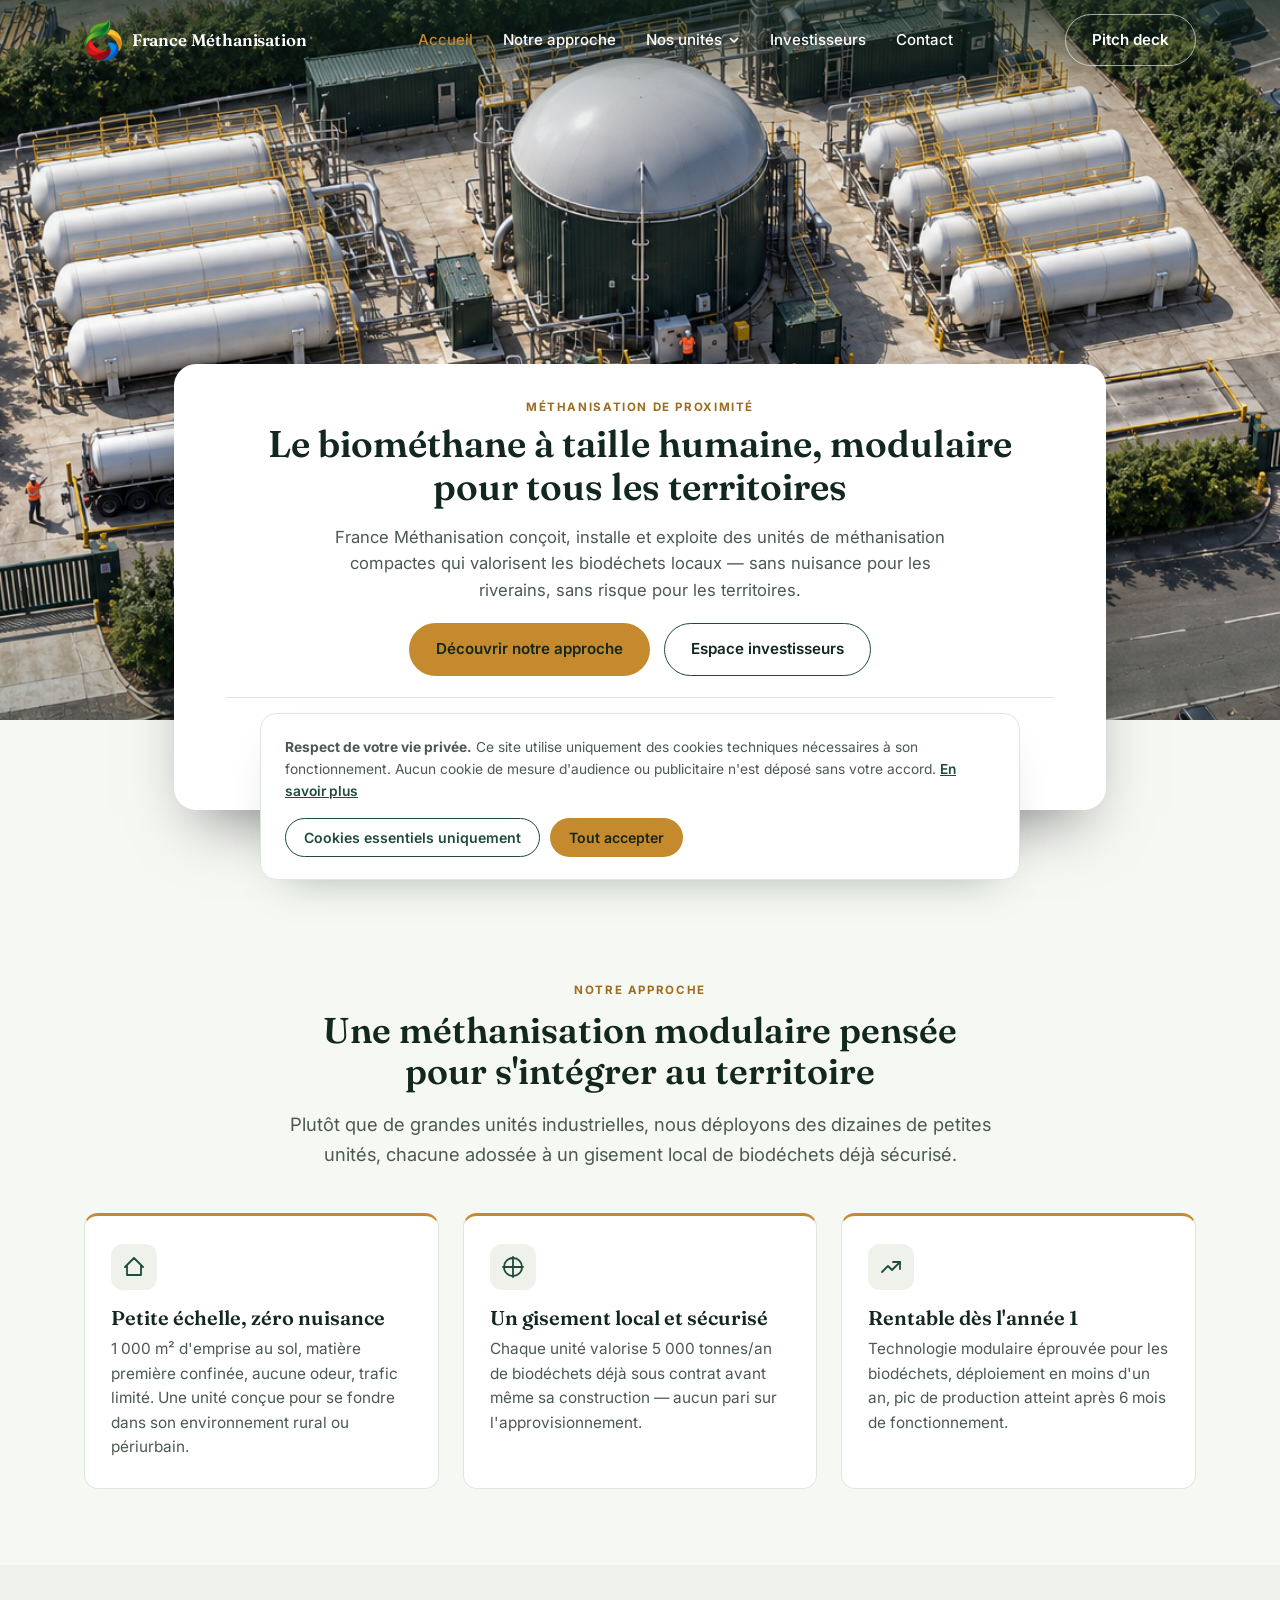
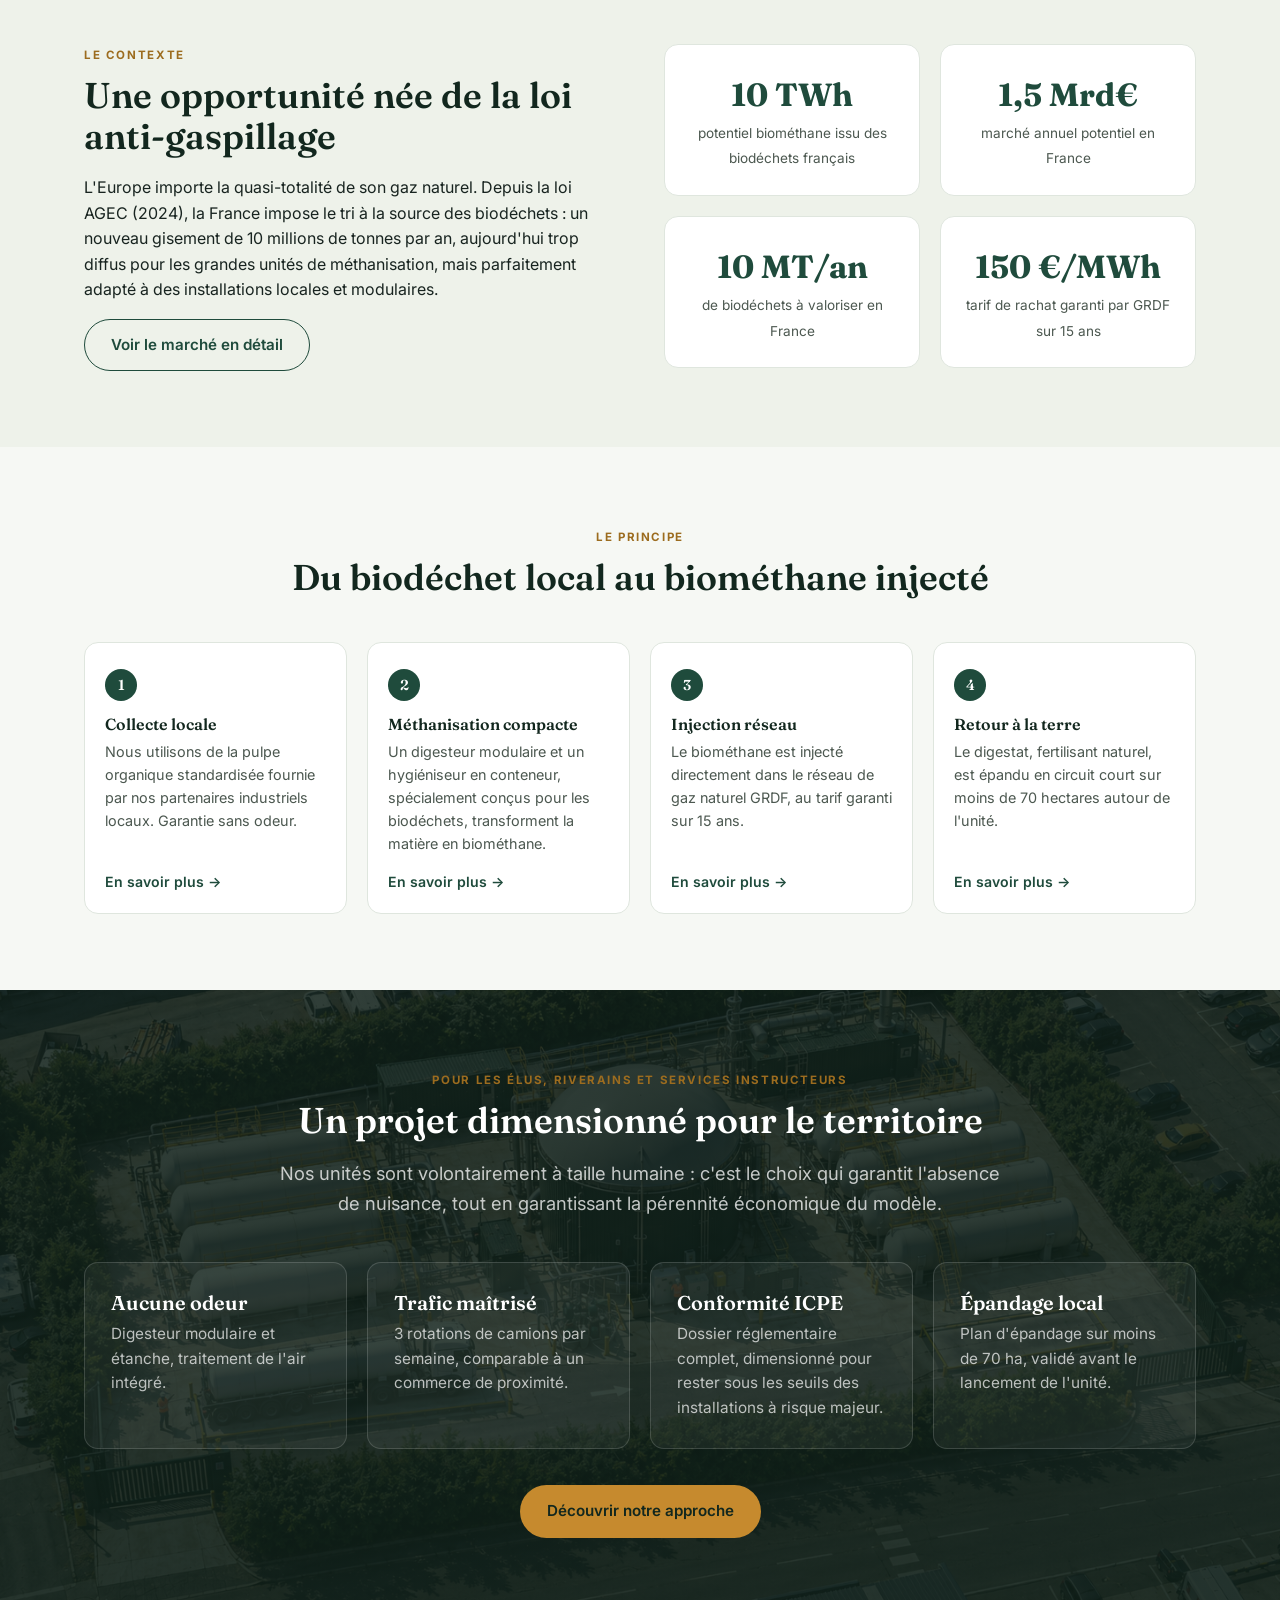
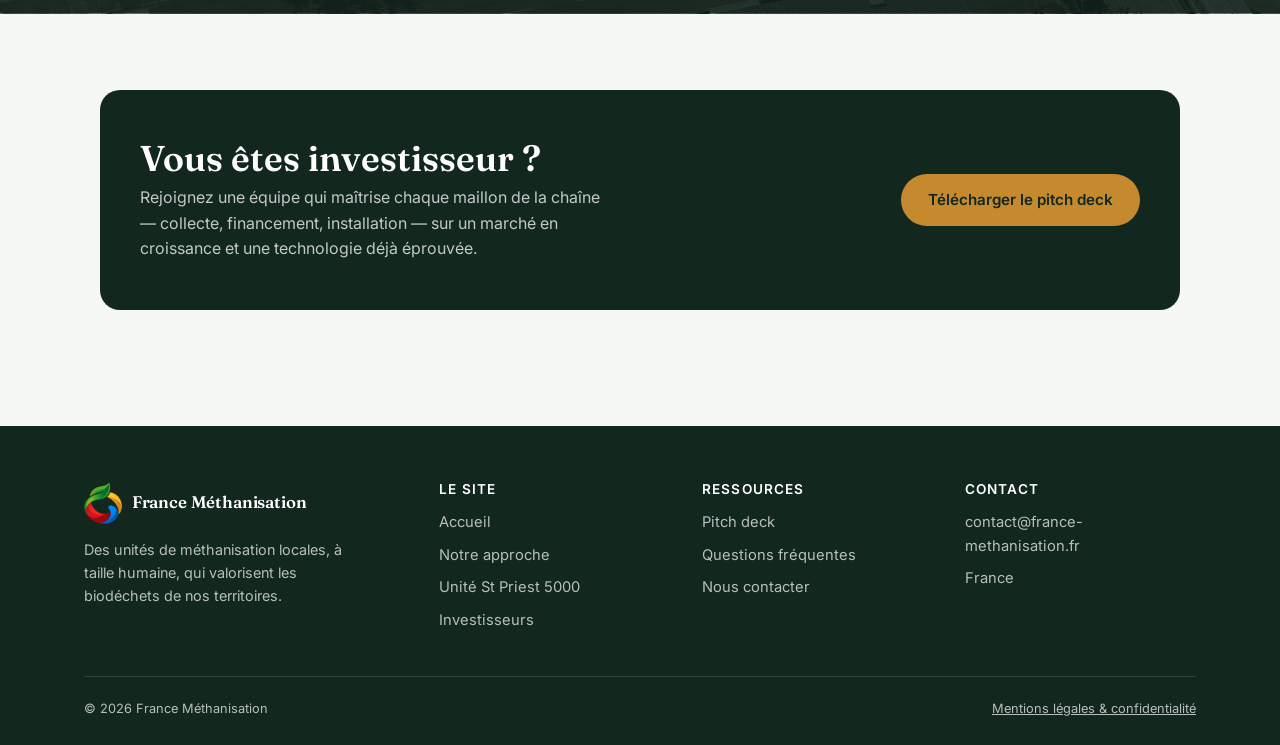
<file: index.html>
<!doctype html>
<html lang="fr">
<head>
<meta charset="UTF-8">
<meta name="viewport" content="width=device-width, initial-scale=1">
<title>France Méthanisation — Le biométhane à taille humaine</title>
<meta name="description" content="France Méthanisation développe des unités de méthanisation compactes, sans nuisance, qui valorisent les biodéchets locaux et sont rentables dès leur première année.">
<link rel="canonical" href="https://france-methanisation.com/">
<meta property="og:type" content="website">
<meta property="og:site_name" content="France Méthanisation">
<meta property="og:locale" content="fr_FR">
<meta property="og:title" content="France Méthanisation — Le biométhane à taille humaine">
<meta property="og:description" content="France Méthanisation développe des unités de méthanisation compactes, sans nuisance, qui valorisent les biodéchets locaux et sont rentables dès leur première année.">
<meta property="og:url" content="https://france-methanisation.com/">
<meta property="og:image" content="https://france-methanisation.com/assets/img/og-image.jpg">
<meta property="og:image:width" content="1200">
<meta property="og:image:height" content="630">
<meta property="og:image:alt" content="Vue 3D d'une unité de méthanisation France Méthanisation, site de Saint-Priest">
<meta name="twitter:card" content="summary_large_image">
<meta name="twitter:title" content="France Méthanisation — Le biométhane à taille humaine">
<meta name="twitter:description" content="France Méthanisation développe des unités de méthanisation compactes, sans nuisance, qui valorisent les biodéchets locaux et sont rentables dès leur première année.">
<meta name="twitter:image" content="https://france-methanisation.com/assets/img/og-image.jpg">
<link rel="icon" href="/assets/img/favicon-32.png" sizes="32x32" type="image/png">
<link rel="icon" href="/assets/img/favicon-192.png" sizes="192x192" type="image/png">
<link rel="apple-touch-icon" href="/assets/img/apple-touch-icon.png">
<link rel="shortcut icon" href="/favicon.ico">
<link rel="preconnect" href="https://fonts.googleapis.com">
<link rel="preconnect" href="https://fonts.gstatic.com" crossorigin>
<link href="https://fonts.googleapis.com/css2?family=Fraunces:wght@500;600;700&family=Inter:wght@400;500;600;700&display=swap" rel="stylesheet">
<link rel="stylesheet" href="/assets/css/style.css">
</head>
<body>

<section class="hero">
  <header class="site-header site-header--overlay">
    <div class="container nav">
      <a href="/" class="brand">
        <img class="brand-logo" src="/assets/img/logo.png" alt="" width="38" height="42">
        <span class="brand-name">France Méthanisation</span>
      </a>
      <nav>
        <ul class="nav-links">
          <li class="has-dropdown">
            <a href="/" class="active">Accueil</a>
            <div class="dropdown">
              <a class="dropdown-panel dropdown-panel--link" href="/" tabindex="-1">
                <div class="dropdown-list">
                  <strong class="dropdown-title">Accueil</strong>
                  <p class="dropdown-text">Des unités de méthanisation locales, conçues, installées et exploitées par France Méthanisation.</p>
                  <span class="dropdown-cta">Découvrir la page <span aria-hidden="true">→</span></span>
                </div>
                <div class="dropdown-media">
                  <img src="/assets/img/unite-rendu-3d-small.jpg" alt="" loading="lazy" width="800" height="511">
                </div>
              </a>
            </div>
          </li>
          <li class="has-dropdown">
            <a href="/notre-approche">Notre approche</a>
            <div class="dropdown">
              <a class="dropdown-panel dropdown-panel--link" href="/notre-approche" tabindex="-1">
                <div class="dropdown-list">
                  <strong class="dropdown-title">Notre approche</strong>
                  <p class="dropdown-text">Pourquoi des unités à taille humaine : sécurité, absence de nuisances et ancrage dans le territoire.</p>
                  <span class="dropdown-cta">Découvrir la page <span aria-hidden="true">→</span></span>
                </div>
                <div class="dropdown-media">
                  <img src="/assets/img/nav-approche.jpg" alt="" loading="lazy" width="800" height="511">
                </div>
              </a>
            </div>
          </li>
          <li class="has-dropdown">
            <button type="button" class="nav-dropdown-toggle" aria-expanded="false" aria-haspopup="true">Nos unités<svg viewBox="0 0 12 12" aria-hidden="true"><path d="M2.5 4.5 6 8l3.5-3.5" fill="none" stroke="currentColor" stroke-width="1.6" stroke-linecap="round" stroke-linejoin="round"/></svg></button>
            <div class="dropdown">
              <div class="dropdown-panel">
                <div class="dropdown-list">
                  <span class="dropdown-eyebrow">Nos unités</span>
                  <a class="dropdown-item" href="/unites/saint-priest-5000">
                    <strong>Unité St Priest 5000</strong>
                    <span>Saint-Priest (69) · 5 000 t/an · à l'étude</span>
                  </a>
                  <p class="dropdown-note">D'autres unités viendront compléter le réseau.</p>
                </div>
                <a class="dropdown-media" href="/unites/saint-priest-5000" tabindex="-1" aria-hidden="true">
                  <img src="/assets/img/unite-rendu-3d-small.jpg" alt="" loading="lazy" width="800" height="511">
                </a>
              </div>
            </div>
          </li>
          <li class="has-dropdown">
            <a href="/investisseurs">Investisseurs</a>
            <div class="dropdown">
              <a class="dropdown-panel dropdown-panel--link" href="/investisseurs" tabindex="-1">
                <div class="dropdown-list">
                  <strong class="dropdown-title">Investisseurs</strong>
                  <p class="dropdown-text">Marché, modèle économique, trajectoire et équipe : tout pour rejoindre l'aventure.</p>
                  <span class="dropdown-cta">Découvrir la page <span aria-hidden="true">→</span></span>
                </div>
                <div class="dropdown-media">
                  <img src="/assets/img/nav-investisseurs.jpg" alt="" loading="lazy" width="800" height="511">
                </div>
              </a>
            </div>
          </li>
          <li class="has-dropdown">
            <a href="/contact">Contact</a>
            <div class="dropdown">
              <a class="dropdown-panel dropdown-panel--link" href="/contact" tabindex="-1">
                <div class="dropdown-list">
                  <strong class="dropdown-title">Contact</strong>
                  <p class="dropdown-text">Élus, riverains, investisseurs ou partenaires : posez-nous vos questions.</p>
                  <span class="dropdown-cta">Découvrir la page <span aria-hidden="true">→</span></span>
                </div>
                <div class="dropdown-media">
                  <img src="/assets/img/nav-contact.jpg" alt="" loading="lazy" width="800" height="511">
                </div>
              </a>
            </div>
          </li>
        </ul>
      </nav>
      <div class="nav-cta">
        <a href="/investisseurs#pitch-deck" class="btn btn-ghost">Pitch deck</a>
        <button class="nav-toggle" aria-label="Ouvrir le menu">
          <span></span><span></span><span></span>
        </button>
      </div>
    </div>
  </header>

  <div class="hero-media">
    <img src="/assets/img/unite-rendu-3d.png" alt="Vue 3D d'une future unité de méthanisation France Méthanisation, site de Saint-Priest" loading="eager">
  </div>
  <div class="container hero-inner">
    <div class="hero-content">
      <span class="eyebrow">Méthanisation de proximité</span>
      <h1>Le biométhane à taille humaine, modulaire pour tous les territoires</h1>
      <p class="lede">France Méthanisation conçoit, installe et exploite des unités de méthanisation compactes qui valorisent les biodéchets locaux — sans nuisance pour les riverains, sans risque pour les territoires.</p>
      <div class="hero-actions">
        <a href="/notre-approche" class="btn btn-primary">Découvrir notre approche</a>
        <a href="/investisseurs" class="btn btn-outline">Espace investisseurs</a>
      </div>
      <div class="hero-stats">
        <div><strong>1 000 m²</strong><span>emprise au sol d'une unité</span></div>
        <div><strong>30 Nm³/h</strong><span>production de biométhane</span></div>
        <div><strong>Année 1</strong><span>rentabilité dès la mise en service</span></div>
      </div>
    </div>
  </div>
</section>

<section>
  <div class="container">
    <div class="section-head center">
      <span class="eyebrow">Notre approche</span>
      <h2>Une méthanisation modulaire pensée pour s'intégrer au territoire</h2>
      <p class="lede" style="margin-left:auto;margin-right:auto;">Plutôt que de grandes unités industrielles, nous déployons des dizaines de petites unités, chacune adossée à un gisement local de biodéchets déjà sécurisé.</p>
    </div>
    <div class="grid-3">
      <div class="card reassure">
        <div class="card-icon">
          <svg viewBox="0 0 24 24" fill="none" stroke="currentColor" stroke-width="1.8"><path d="M3 12l9-9 9 9M5 10v10h14V10" stroke-linecap="round" stroke-linejoin="round"/></svg>
        </div>
        <h3>Petite échelle, zéro nuisance</h3>
        <p>1 000 m² d'emprise au sol, matière première confinée, aucune odeur, trafic limité. Une unité conçue pour se fondre dans son environnement rural ou périurbain.</p>
      </div>
      <div class="card reassure">
        <div class="card-icon">
          <svg viewBox="0 0 24 24" fill="none" stroke="currentColor" stroke-width="1.8"><path d="M12 2v20M2 12h20" stroke-linecap="round"/><circle cx="12" cy="12" r="9"/></svg>
        </div>
        <h3>Un gisement local et sécurisé</h3>
        <p>Chaque unité valorise 5 000 tonnes/an de biodéchets déjà sous contrat avant même sa construction — aucun pari sur l'approvisionnement.</p>
      </div>
      <div class="card reassure">
        <div class="card-icon">
          <svg viewBox="0 0 24 24" fill="none" stroke="currentColor" stroke-width="1.8"><path d="M3 17l6-6 4 4 8-8" stroke-linecap="round" stroke-linejoin="round"/><path d="M14 7h7v7" stroke-linecap="round" stroke-linejoin="round"/></svg>
        </div>
        <h3>Rentable dès l'année 1</h3>
        <p>Technologie modulaire éprouvée pour les biodéchets, déploiement en moins d'un an, pic de production atteint après 6 mois de fonctionnement.</p>
      </div>
    </div>
  </div>
</section>

<section class="section-alt">
  <div class="container">
    <div class="two-col">
      <div>
        <span class="eyebrow">Le contexte</span>
        <h2>Une opportunité née de la loi anti-gaspillage</h2>
        <p>L'Europe importe la quasi-totalité de son gaz naturel. Depuis la loi AGEC (2024), la France impose le tri à la source des biodéchets : un nouveau gisement de 10 millions de tonnes par an, aujourd'hui trop diffus pour les grandes unités de méthanisation, mais parfaitement adapté à des installations locales et modulaires.</p>
        <a href="/investisseurs" class="btn btn-ghost">Voir le marché en détail</a>
      </div>
      <div class="grid-2" style="gap:20px;">
        <div class="stat-tile"><strong>10 TWh</strong><span>potentiel biométhane issu des biodéchets français</span></div>
        <div class="stat-tile"><strong>1,5 Mrd€</strong><span>marché annuel potentiel en France</span></div>
        <div class="stat-tile"><strong>10 MT/an</strong><span>de biodéchets à valoriser en France</span></div>
        <div class="stat-tile"><strong>150 €/MWh</strong><span>tarif de rachat garanti par GRDF sur 15 ans</span></div>
      </div>
    </div>
  </div>
</section>

<section>
  <div class="container">
    <div class="section-head center">
      <span class="eyebrow">Le principe</span>
      <h2>Du biodéchet local au biométhane injecté</h2>
    </div>
    <div class="steps">
      <div class="step">
        <span class="step-num">1</span>
        <h4>Collecte locale</h4>
        <p>Nous utilisons de la pulpe organique standardisée fournie par nos partenaires industriels locaux. Garantie sans odeur.</p>
        <a class="step-link" href="/notre-approche#securite">En savoir plus <span aria-hidden="true">→</span></a>
      </div>
      <div class="step">
        <span class="step-num">2</span>
        <h4>Méthanisation compacte</h4>
        <p>Un digesteur modulaire et un hygiéniseur en conteneur, spécialement conçus pour les biodéchets, transforment la matière en biométhane.</p>
        <a class="step-link" href="/notre-approche#technologie">En savoir plus <span aria-hidden="true">→</span></a>
      </div>
      <div class="step">
        <span class="step-num">3</span>
        <h4>Injection réseau</h4>
        <p>Le biométhane est injecté directement dans le réseau de gaz naturel GRDF, au tarif garanti sur 15 ans.</p>
        <a class="step-link" href="/notre-approche#technologie">En savoir plus <span aria-hidden="true">→</span></a>
      </div>
      <div class="step">
        <span class="step-num">4</span>
        <h4>Retour à la terre</h4>
        <p>Le digestat, fertilisant naturel, est épandu en circuit court sur moins de 70 hectares autour de l'unité.</p>
        <a class="step-link" href="/notre-approche#securite">En savoir plus <span aria-hidden="true">→</span></a>
      </div>
    </div>
  </div>
</section>

<section class="section-dark section-dark--photo">
  <div class="container">
    <div class="section-head center">
      <span class="eyebrow">Pour les élus, riverains et services instructeurs</span>
      <h2>Un projet dimensionné pour le territoire</h2>
      <p class="lede" style="margin-left:auto;margin-right:auto;">Nos unités sont volontairement à taille humaine : c'est le choix qui garantit l'absence de nuisance, tout en garantissant la pérennité économique du modèle.</p>
    </div>
    <div class="grid-4">
      <div class="card" style="background:rgba(255,255,255,0.05);border-color:rgba(255,255,255,0.15);">
        <h3 style="color:#fff;">Aucune odeur</h3>
        <p style="color:rgba(255,255,255,0.7);">Digesteur modulaire et étanche, traitement de l'air intégré.</p>
      </div>
      <div class="card" style="background:rgba(255,255,255,0.05);border-color:rgba(255,255,255,0.15);">
        <h3 style="color:#fff;">Trafic maîtrisé</h3>
        <p style="color:rgba(255,255,255,0.7);">3 rotations de camions par semaine, comparable à un commerce de proximité.</p>
      </div>
      <div class="card" style="background:rgba(255,255,255,0.05);border-color:rgba(255,255,255,0.15);">
        <h3 style="color:#fff;">Conformité ICPE</h3>
        <p style="color:rgba(255,255,255,0.7);">Dossier réglementaire complet, dimensionné pour rester sous les seuils des installations à risque majeur.</p>
      </div>
      <div class="card" style="background:rgba(255,255,255,0.05);border-color:rgba(255,255,255,0.15);">
        <h3 style="color:#fff;">Épandage local</h3>
        <p style="color:rgba(255,255,255,0.7);">Plan d'épandage sur moins de 70 ha, validé avant le lancement de l'unité.</p>
      </div>
    </div>
    <div style="text-align:center;margin-top:36px;">
      <a href="/notre-approche" class="btn btn-primary">Découvrir notre approche</a>
    </div>
  </div>
</section>

<section>
  <div class="container cta-banner">
    <div>
      <h2>Vous êtes investisseur ?</h2>
      <p>Rejoignez une équipe qui maîtrise chaque maillon de la chaîne — collecte, financement, installation — sur un marché en croissance et une technologie déjà éprouvée.</p>
    </div>
    <a href="/investisseurs#pitch-deck" class="btn btn-primary">Télécharger le pitch deck</a>
  </div>
</section>

<footer class="site-footer" id="footer"></footer>
<script src="/assets/js/main.js"></script>
<script src="/assets/js/animations.js"></script>
<script src="/assets/js/footer.js"></script>
<script src="/assets/js/cookies.js"></script>
</body>
</html>
</file>
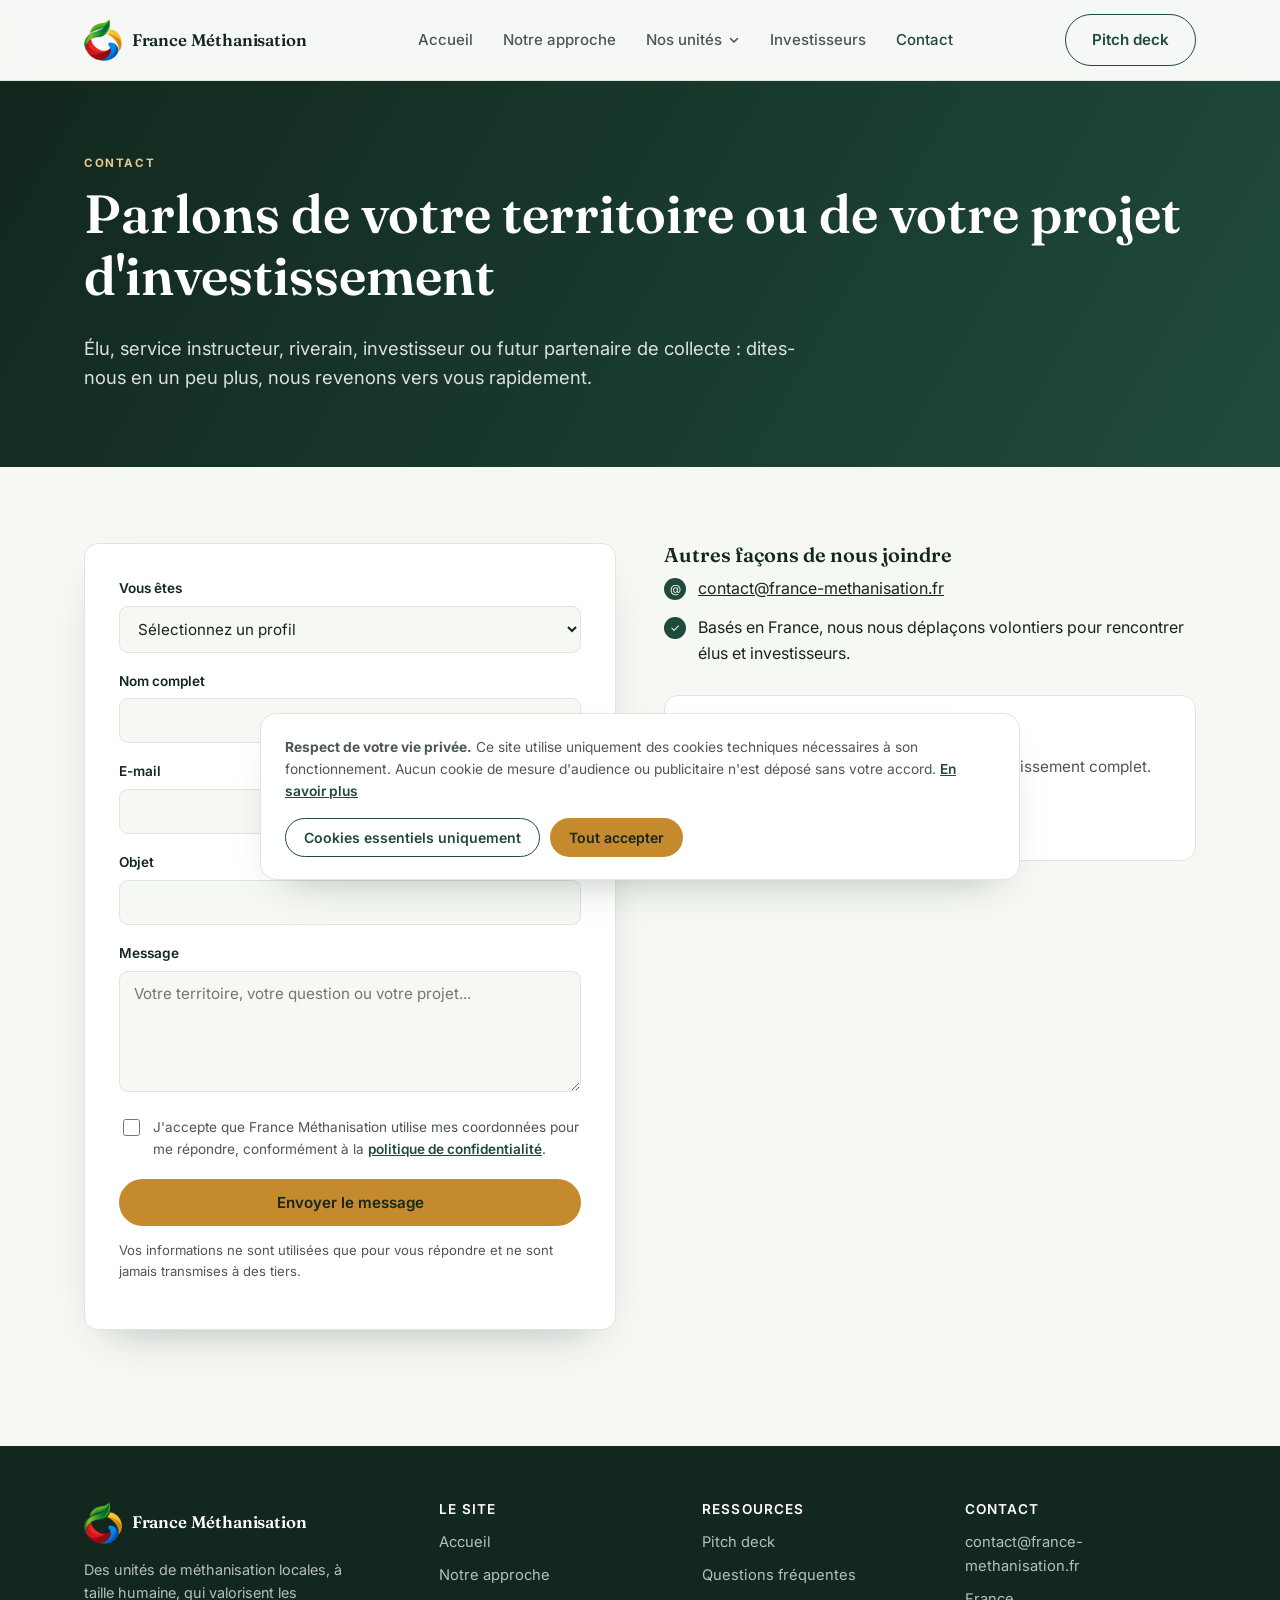
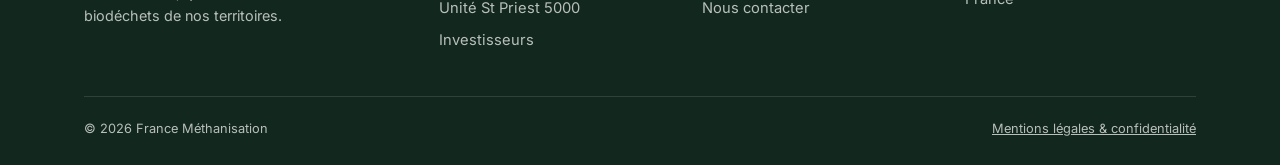
<file: contact.html>
<!doctype html>
<html lang="fr">
<head>
<meta charset="UTF-8">
<meta name="viewport" content="width=device-width, initial-scale=1">
<title>Contact — France Méthanisation</title>
<meta name="description" content="Contactez France Méthanisation : élus, riverains, investisseurs ou partenaires, notre équipe vous répond.">
<link rel="canonical" href="https://france-methanisation.com/contact">
<meta property="og:type" content="website">
<meta property="og:site_name" content="France Méthanisation">
<meta property="og:locale" content="fr_FR">
<meta property="og:title" content="Contact — France Méthanisation">
<meta property="og:description" content="Contactez France Méthanisation : élus, riverains, investisseurs ou partenaires, notre équipe vous répond.">
<meta property="og:url" content="https://france-methanisation.com/contact">
<meta property="og:image" content="https://france-methanisation.com/assets/img/og-image.jpg">
<meta property="og:image:width" content="1200">
<meta property="og:image:height" content="630">
<meta property="og:image:alt" content="Vue 3D d'une unité de méthanisation France Méthanisation, site de Saint-Priest">
<meta name="twitter:card" content="summary_large_image">
<meta name="twitter:title" content="Contact — France Méthanisation">
<meta name="twitter:description" content="Contactez France Méthanisation : élus, riverains, investisseurs ou partenaires, notre équipe vous répond.">
<meta name="twitter:image" content="https://france-methanisation.com/assets/img/og-image.jpg">
<link rel="icon" href="/assets/img/favicon-32.png" sizes="32x32" type="image/png">
<link rel="icon" href="/assets/img/favicon-192.png" sizes="192x192" type="image/png">
<link rel="apple-touch-icon" href="/assets/img/apple-touch-icon.png">
<link rel="shortcut icon" href="/favicon.ico">
<link rel="preconnect" href="https://fonts.googleapis.com">
<link rel="preconnect" href="https://fonts.gstatic.com" crossorigin>
<link href="https://fonts.googleapis.com/css2?family=Fraunces:wght@500;600;700&family=Inter:wght@400;500;600;700&display=swap" rel="stylesheet">
<link rel="stylesheet" href="/assets/css/style.css">
</head>
<body>

<header class="site-header">
  <div class="container nav">
    <a href="/" class="brand">
      <img class="brand-logo" src="/assets/img/logo.png" alt="" width="38" height="42">
      <span class="brand-name">France Méthanisation</span>
    </a>
    <nav>
      <ul class="nav-links">
        <li class="has-dropdown">
          <a href="/">Accueil</a>
          <div class="dropdown">
            <a class="dropdown-panel dropdown-panel--link" href="/" tabindex="-1">
              <div class="dropdown-list">
                <strong class="dropdown-title">Accueil</strong>
                <p class="dropdown-text">Des unités de méthanisation locales, conçues, installées et exploitées par France Méthanisation.</p>
                <span class="dropdown-cta">Découvrir la page <span aria-hidden="true">→</span></span>
              </div>
              <div class="dropdown-media">
                <img src="/assets/img/unite-rendu-3d-small.jpg" alt="" loading="lazy" width="800" height="511">
              </div>
            </a>
          </div>
        </li>
        <li class="has-dropdown">
          <a href="/notre-approche">Notre approche</a>
          <div class="dropdown">
            <a class="dropdown-panel dropdown-panel--link" href="/notre-approche" tabindex="-1">
              <div class="dropdown-list">
                <strong class="dropdown-title">Notre approche</strong>
                <p class="dropdown-text">Pourquoi des unités à taille humaine : sécurité, absence de nuisances et ancrage dans le territoire.</p>
                <span class="dropdown-cta">Découvrir la page <span aria-hidden="true">→</span></span>
              </div>
              <div class="dropdown-media">
                <img src="/assets/img/nav-approche.jpg" alt="" loading="lazy" width="800" height="511">
              </div>
            </a>
          </div>
        </li>
        <li class="has-dropdown">
          <button type="button" class="nav-dropdown-toggle" aria-expanded="false" aria-haspopup="true">Nos unités<svg viewBox="0 0 12 12" aria-hidden="true"><path d="M2.5 4.5 6 8l3.5-3.5" fill="none" stroke="currentColor" stroke-width="1.6" stroke-linecap="round" stroke-linejoin="round"/></svg></button>
          <div class="dropdown">
            <div class="dropdown-panel">
              <div class="dropdown-list">
                <span class="dropdown-eyebrow">Nos unités</span>
                <a class="dropdown-item" href="/unites/saint-priest-5000">
                  <strong>Unité St Priest 5000</strong>
                  <span>Saint-Priest (69) · 5 000 t/an · à l'étude</span>
                </a>
                <p class="dropdown-note">D'autres unités viendront compléter le réseau.</p>
              </div>
              <a class="dropdown-media" href="/unites/saint-priest-5000" tabindex="-1" aria-hidden="true">
                <img src="/assets/img/unite-rendu-3d-small.jpg" alt="" loading="lazy" width="800" height="511">
              </a>
            </div>
          </div>
        </li>
        <li class="has-dropdown">
          <a href="/investisseurs">Investisseurs</a>
          <div class="dropdown">
            <a class="dropdown-panel dropdown-panel--link" href="/investisseurs" tabindex="-1">
              <div class="dropdown-list">
                <strong class="dropdown-title">Investisseurs</strong>
                <p class="dropdown-text">Marché, modèle économique, trajectoire et équipe : tout pour rejoindre l'aventure.</p>
                <span class="dropdown-cta">Découvrir la page <span aria-hidden="true">→</span></span>
              </div>
              <div class="dropdown-media">
                <img src="/assets/img/nav-investisseurs.jpg" alt="" loading="lazy" width="800" height="511">
              </div>
            </a>
          </div>
        </li>
        <li class="has-dropdown">
          <a href="/contact" class="active">Contact</a>
          <div class="dropdown">
            <a class="dropdown-panel dropdown-panel--link" href="/contact" tabindex="-1">
              <div class="dropdown-list">
                <strong class="dropdown-title">Contact</strong>
                <p class="dropdown-text">Élus, riverains, investisseurs ou partenaires : posez-nous vos questions.</p>
                <span class="dropdown-cta">Découvrir la page <span aria-hidden="true">→</span></span>
              </div>
              <div class="dropdown-media">
                <img src="/assets/img/nav-contact.jpg" alt="" loading="lazy" width="800" height="511">
              </div>
            </a>
          </div>
        </li>
      </ul>
    </nav>
    <div class="nav-cta">
      <a href="/investisseurs#pitch-deck" class="btn btn-ghost">Pitch deck</a>
      <button class="nav-toggle" aria-label="Ouvrir le menu">
        <span></span><span></span><span></span>
      </button>
    </div>
  </div>
</header>

<section class="page-hero">
  <div class="container">
    <span class="eyebrow" style="color:#e8c98a;">Contact</span>
    <h1>Parlons de votre territoire ou de votre projet d'investissement</h1>
    <p class="lede">Élu, service instructeur, riverain, investisseur ou futur partenaire de collecte : dites-nous en un peu plus, nous revenons vers vous rapidement.</p>
  </div>
</section>

<section>
  <div class="container">
    <div class="two-col" style="align-items:flex-start;">
      <div class="form-card">
        <form data-fm-form="contact">
          <div class="field">
            <label for="c-profil">Vous êtes</label>
            <select id="c-profil" name="profil" required>
              <option value="">Sélectionnez un profil</option>
              <option value="Elu / collectivité">Élu(e) ou collectivité</option>
              <option value="Service instructeur / Etat">Service instructeur / administration</option>
              <option value="Riverain">Riverain</option>
              <option value="Investisseur">Investisseur</option>
              <option value="Partenaire collecte">Partenaire de collecte de biodéchets</option>
              <option value="Autre">Autre</option>
            </select>
          </div>
          <div class="field">
            <label for="c-nom">Nom complet</label>
            <input type="text" id="c-nom" name="nom" required autocomplete="name">
          </div>
          <div class="field">
            <label for="c-email">E-mail</label>
            <input type="email" id="c-email" name="email" required autocomplete="email">
          </div>
          <div class="field">
            <label for="c-objet">Objet</label>
            <input type="text" id="c-objet" name="objet" autocomplete="off">
          </div>
          <div class="field">
            <label for="c-message">Message</label>
            <textarea id="c-message" name="message" rows="5" required placeholder="Votre territoire, votre question ou votre projet..."></textarea>
          </div>
          <div class="field field-checkbox">
            <label>
              <input type="checkbox" name="consentement" required>
              <span>J'accepte que France Méthanisation utilise mes coordonnées pour me répondre, conformément à la <a href="/mentions-legales#donnees-personnelles">politique de confidentialité</a>.</span>
            </label>
          </div>
          <button type="submit" class="btn btn-primary btn-block">Envoyer le message</button>
          <p class="form-note">Vos informations ne sont utilisées que pour vous répondre et ne sont jamais transmises à des tiers.</p>
        </form>
        <div class="form-success">
          <div class="check">
            <svg width="26" height="26" viewBox="0 0 24 24" fill="none" stroke="currentColor" stroke-width="2"><path d="M20 6 9 17l-5-5" stroke-linecap="round" stroke-linejoin="round"/></svg>
          </div>
          <h3>Message envoyé, merci !</h3>
          <p>Notre équipe vous répond dans les meilleurs délais.</p>
        </div>
      </div>

      <div>
        <h3>Autres façons de nous joindre</h3>
        <ul class="list-check">
          <li><span class="ico">@</span><span><a href="mailto:contact@france-methanisation.fr">contact@france-methanisation.fr</a></span></li>
          <li><span class="ico">✓</span><span>Basés en France, nous nous déplaçons volontiers pour rencontrer élus et investisseurs.</span></li>
        </ul>
        <div class="card" style="margin-top:28px;">
          <h3>Vous êtes investisseur ?</h3>
          <p>Accédez directement à notre dossier d'investissement complet.</p>
          <a href="/investisseurs#pitch-deck" class="btn btn-ghost">Télécharger le pitch deck</a>
        </div>
      </div>
    </div>
  </div>
</section>

<footer class="site-footer" id="footer"></footer>
<script src="/assets/js/main.js"></script>
<script src="/assets/js/animations.js"></script>
<script src="/assets/js/footer.js"></script>
<script src="/assets/js/cookies.js"></script>
</body>
</html>
</file>
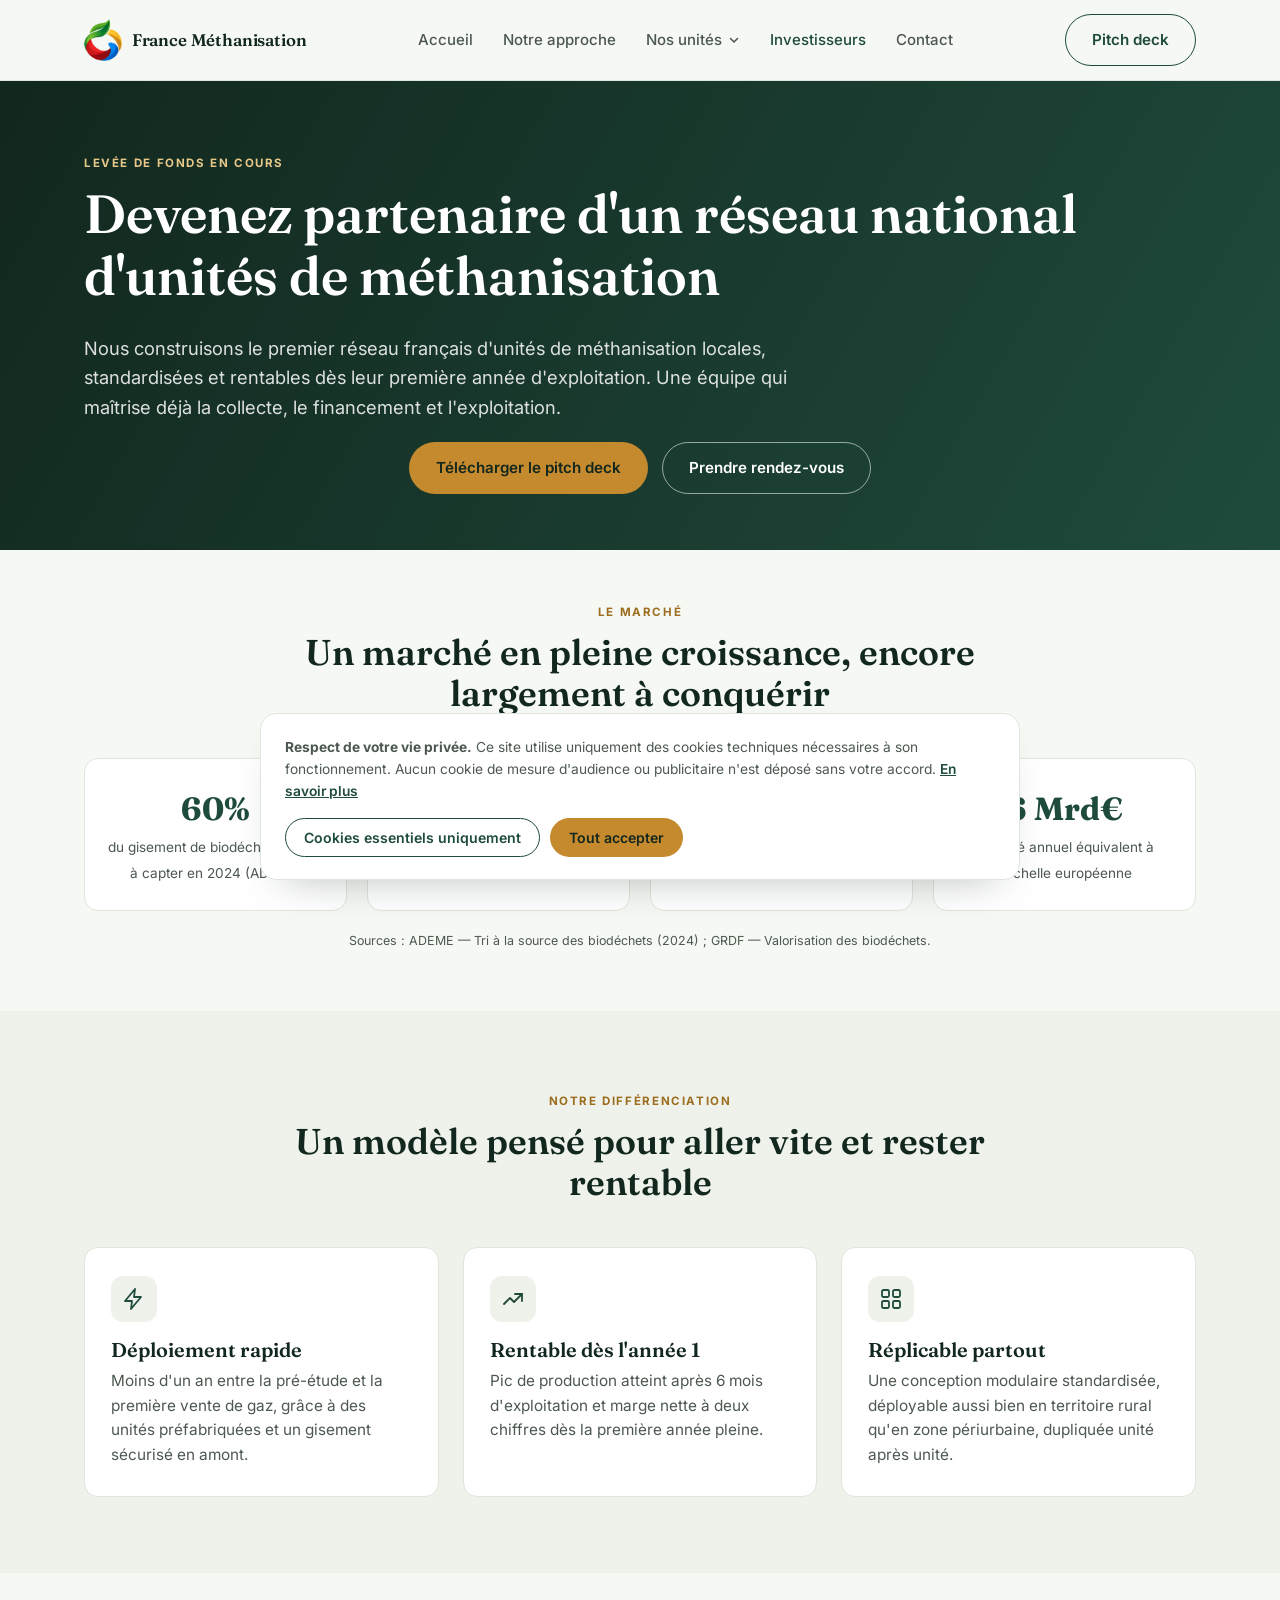
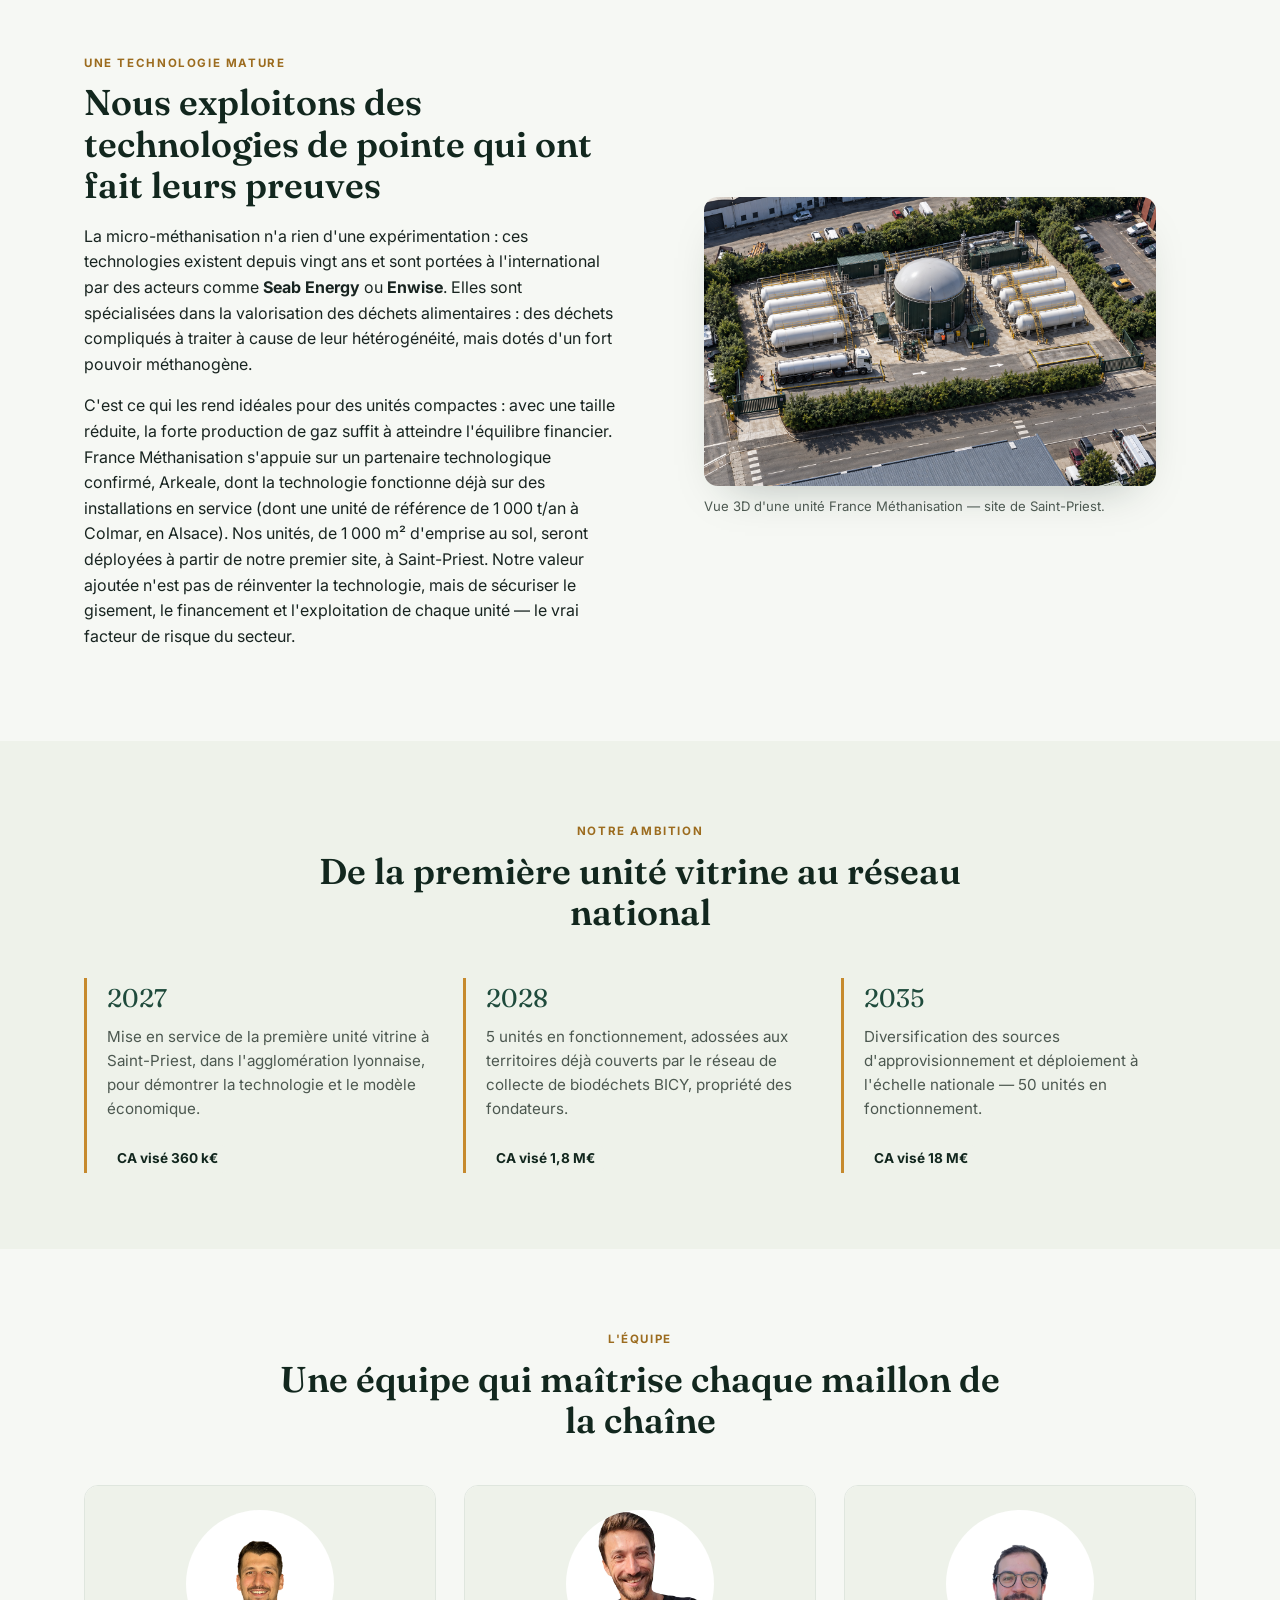
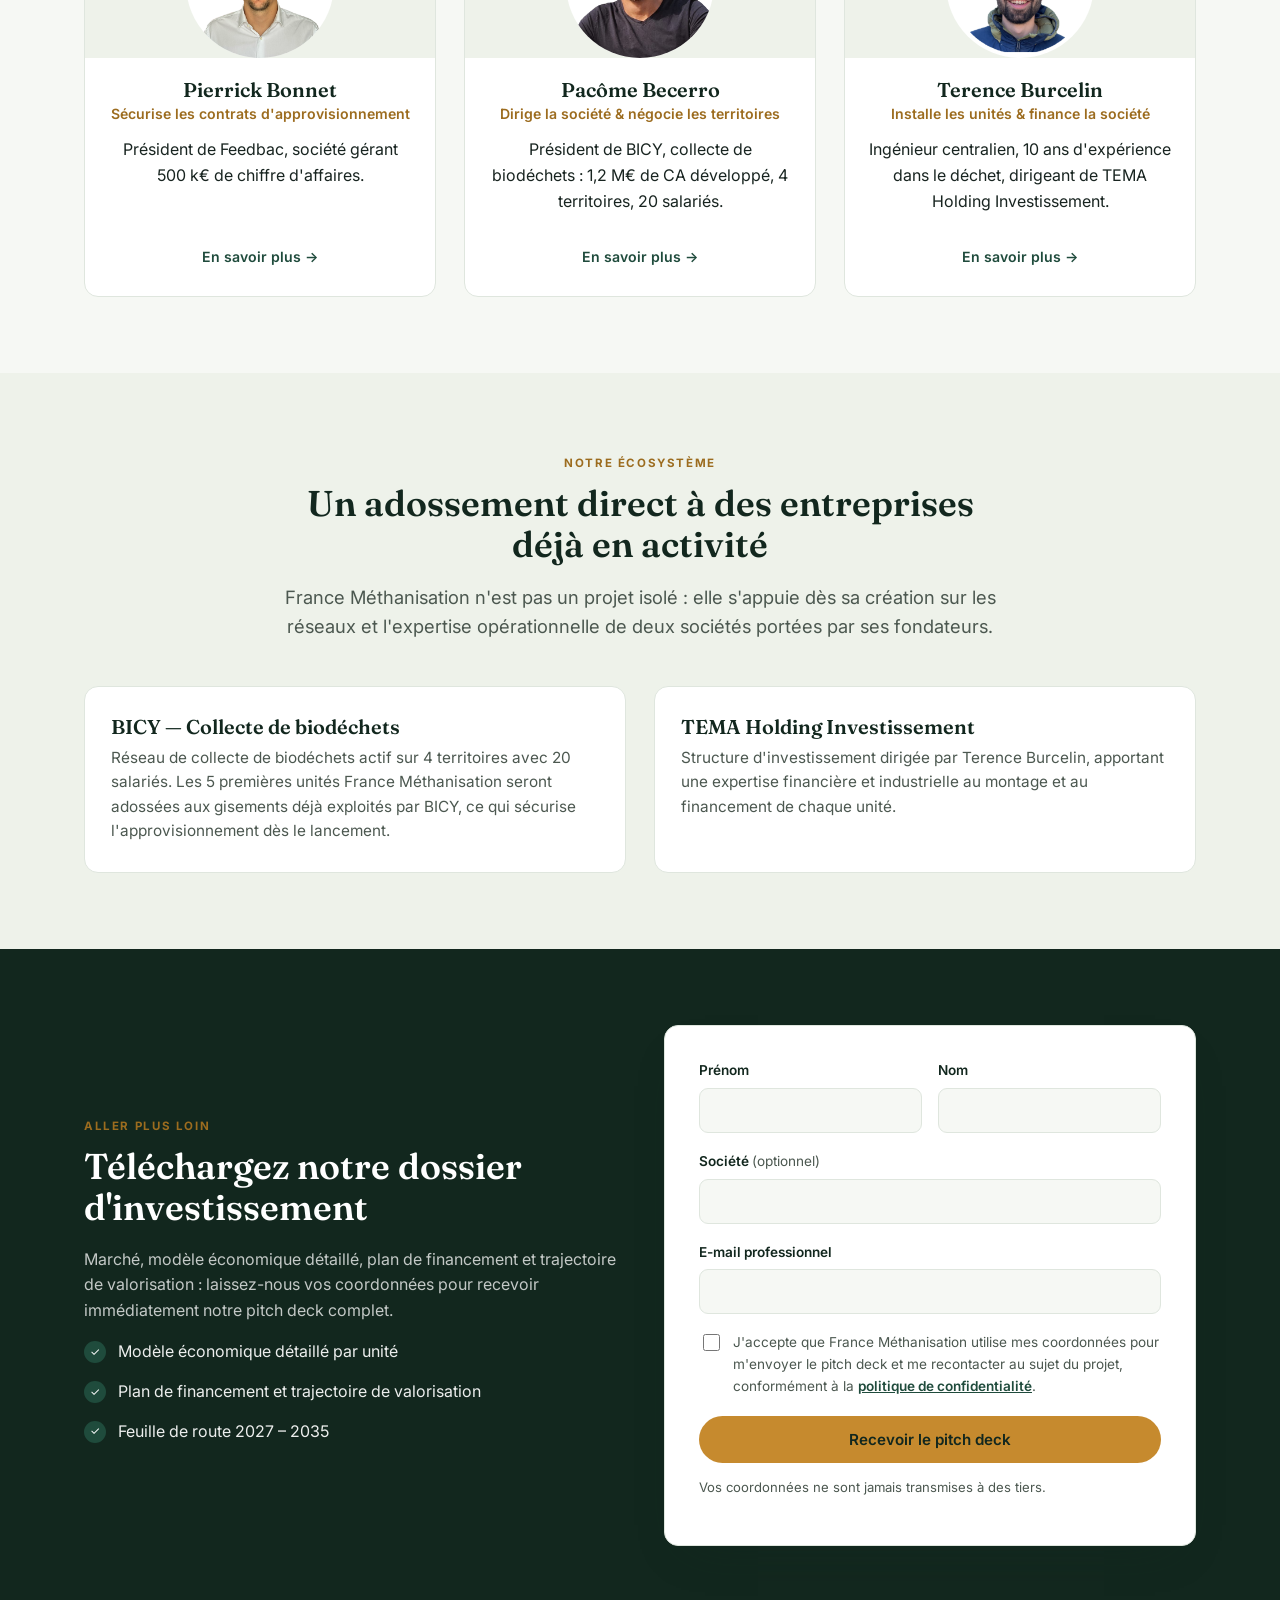
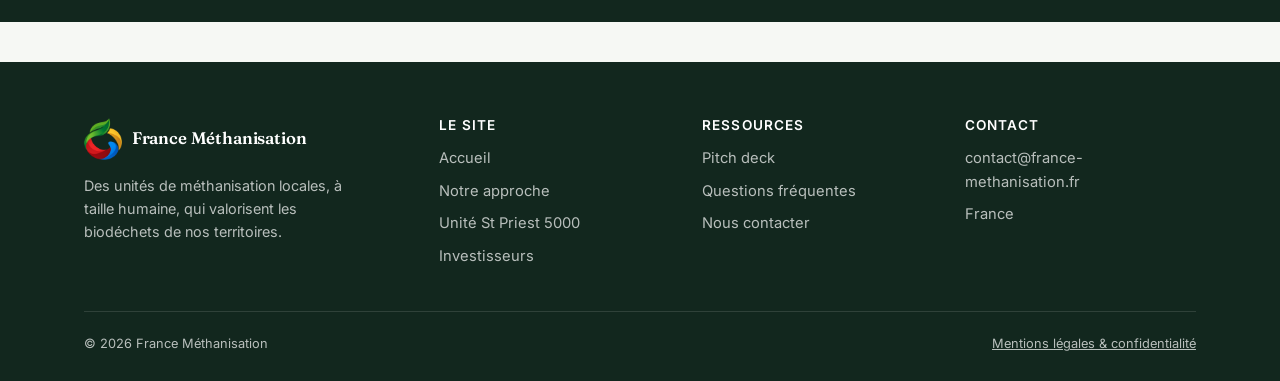
<file: investisseurs.html>
<!doctype html>
<html lang="fr">
<head>
<meta charset="UTF-8">
<meta name="viewport" content="width=device-width, initial-scale=1">
<title>Investisseurs — France Méthanisation</title>
<meta name="description" content="France Méthanisation lève des fonds pour déployer un réseau d'unités de méthanisation locales, rentables dès la première année. Découvrez notre ambition et téléchargez notre pitch deck.">
<link rel="canonical" href="https://france-methanisation.com/investisseurs">
<meta property="og:type" content="website">
<meta property="og:site_name" content="France Méthanisation">
<meta property="og:locale" content="fr_FR">
<meta property="og:title" content="Investisseurs — France Méthanisation">
<meta property="og:description" content="France Méthanisation lève des fonds pour déployer un réseau d'unités de méthanisation locales, rentables dès la première année. Découvrez notre ambition et téléchargez notre pitch deck.">
<meta property="og:url" content="https://france-methanisation.com/investisseurs">
<meta property="og:image" content="https://france-methanisation.com/assets/img/og-image.jpg">
<meta property="og:image:width" content="1200">
<meta property="og:image:height" content="630">
<meta property="og:image:alt" content="Vue 3D d'une unité de méthanisation France Méthanisation, site de Saint-Priest">
<meta name="twitter:card" content="summary_large_image">
<meta name="twitter:title" content="Investisseurs — France Méthanisation">
<meta name="twitter:description" content="France Méthanisation lève des fonds pour déployer un réseau d'unités de méthanisation locales, rentables dès la première année. Découvrez notre ambition et téléchargez notre pitch deck.">
<meta name="twitter:image" content="https://france-methanisation.com/assets/img/og-image.jpg">
<link rel="icon" href="/assets/img/favicon-32.png" sizes="32x32" type="image/png">
<link rel="icon" href="/assets/img/favicon-192.png" sizes="192x192" type="image/png">
<link rel="apple-touch-icon" href="/assets/img/apple-touch-icon.png">
<link rel="shortcut icon" href="/favicon.ico">
<link rel="preconnect" href="https://fonts.googleapis.com">
<link rel="preconnect" href="https://fonts.gstatic.com" crossorigin>
<link href="https://fonts.googleapis.com/css2?family=Fraunces:wght@500;600;700&family=Inter:wght@400;500;600;700&display=swap" rel="stylesheet">
<link rel="stylesheet" href="/assets/css/style.css">
</head>
<body>

<header class="site-header">
  <div class="container nav">
    <a href="/" class="brand">
      <img class="brand-logo" src="/assets/img/logo.png" alt="" width="38" height="42">
      <span class="brand-name">France Méthanisation</span>
    </a>
    <nav>
      <ul class="nav-links">
        <li class="has-dropdown">
          <a href="/">Accueil</a>
          <div class="dropdown">
            <a class="dropdown-panel dropdown-panel--link" href="/" tabindex="-1">
              <div class="dropdown-list">
                <strong class="dropdown-title">Accueil</strong>
                <p class="dropdown-text">Des unités de méthanisation locales, conçues, installées et exploitées par France Méthanisation.</p>
                <span class="dropdown-cta">Découvrir la page <span aria-hidden="true">→</span></span>
              </div>
              <div class="dropdown-media">
                <img src="/assets/img/unite-rendu-3d-small.jpg" alt="" loading="lazy" width="800" height="511">
              </div>
            </a>
          </div>
        </li>
        <li class="has-dropdown">
          <a href="/notre-approche">Notre approche</a>
          <div class="dropdown">
            <a class="dropdown-panel dropdown-panel--link" href="/notre-approche" tabindex="-1">
              <div class="dropdown-list">
                <strong class="dropdown-title">Notre approche</strong>
                <p class="dropdown-text">Pourquoi des unités à taille humaine : sécurité, absence de nuisances et ancrage dans le territoire.</p>
                <span class="dropdown-cta">Découvrir la page <span aria-hidden="true">→</span></span>
              </div>
              <div class="dropdown-media">
                <img src="/assets/img/nav-approche.jpg" alt="" loading="lazy" width="800" height="511">
              </div>
            </a>
          </div>
        </li>
        <li class="has-dropdown">
          <button type="button" class="nav-dropdown-toggle" aria-expanded="false" aria-haspopup="true">Nos unités<svg viewBox="0 0 12 12" aria-hidden="true"><path d="M2.5 4.5 6 8l3.5-3.5" fill="none" stroke="currentColor" stroke-width="1.6" stroke-linecap="round" stroke-linejoin="round"/></svg></button>
          <div class="dropdown">
            <div class="dropdown-panel">
              <div class="dropdown-list">
                <span class="dropdown-eyebrow">Nos unités</span>
                <a class="dropdown-item" href="/unites/saint-priest-5000">
                  <strong>Unité St Priest 5000</strong>
                  <span>Saint-Priest (69) · 5 000 t/an · à l'étude</span>
                </a>
                <p class="dropdown-note">D'autres unités viendront compléter le réseau.</p>
              </div>
              <a class="dropdown-media" href="/unites/saint-priest-5000" tabindex="-1" aria-hidden="true">
                <img src="/assets/img/unite-rendu-3d-small.jpg" alt="" loading="lazy" width="800" height="511">
              </a>
            </div>
          </div>
        </li>
        <li class="has-dropdown">
          <a href="/investisseurs" class="active">Investisseurs</a>
          <div class="dropdown">
            <a class="dropdown-panel dropdown-panel--link" href="/investisseurs" tabindex="-1">
              <div class="dropdown-list">
                <strong class="dropdown-title">Investisseurs</strong>
                <p class="dropdown-text">Marché, modèle économique, trajectoire et équipe : tout pour rejoindre l'aventure.</p>
                <span class="dropdown-cta">Découvrir la page <span aria-hidden="true">→</span></span>
              </div>
              <div class="dropdown-media">
                <img src="/assets/img/nav-investisseurs.jpg" alt="" loading="lazy" width="800" height="511">
              </div>
            </a>
          </div>
        </li>
        <li class="has-dropdown">
          <a href="/contact">Contact</a>
          <div class="dropdown">
            <a class="dropdown-panel dropdown-panel--link" href="/contact" tabindex="-1">
              <div class="dropdown-list">
                <strong class="dropdown-title">Contact</strong>
                <p class="dropdown-text">Élus, riverains, investisseurs ou partenaires : posez-nous vos questions.</p>
                <span class="dropdown-cta">Découvrir la page <span aria-hidden="true">→</span></span>
              </div>
              <div class="dropdown-media">
                <img src="/assets/img/nav-contact.jpg" alt="" loading="lazy" width="800" height="511">
              </div>
            </a>
          </div>
        </li>
      </ul>
    </nav>
    <div class="nav-cta">
      <a href="/investisseurs#pitch-deck" class="btn btn-ghost">Pitch deck</a>
      <button class="nav-toggle" aria-label="Ouvrir le menu">
        <span></span><span></span><span></span>
      </button>
    </div>
  </div>
</header>

<section class="page-hero">
  <div class="container">
    <span class="eyebrow" style="color:#e8c98a;">Levée de fonds en cours</span>
    <h1>Devenez partenaire d'un réseau national d'unités de méthanisation</h1>
    <p class="lede">Nous construisons le premier réseau français d'unités de méthanisation locales, standardisées et rentables dès leur première année d'exploitation. Une équipe qui maîtrise déjà la collecte, le financement et l'exploitation.</p>
    <div class="hero-actions">
      <a href="#pitch-deck" class="btn btn-primary">Télécharger le pitch deck</a>
      <a href="/contact" class="btn btn-outline">Prendre rendez-vous</a>
    </div>
  </div>
</section>

<section class="tight">
  <div class="container">
    <div class="section-head center">
      <span class="eyebrow">Le marché</span>
      <h2>Un marché en pleine croissance, encore largement à conquérir</h2>
    </div>
    <div class="grid-4">
      <div class="stat-tile"><strong>60%</strong><span>du gisement de biodéchets restait à capter en 2024 (ADEME)</span></div>
      <div class="stat-tile"><strong>10 MT</strong><span>de biodéchets générés chaque année en France</span></div>
      <div class="stat-tile"><strong>1,5 Mrd€</strong><span>marché annuel du biogaz issu des biodéchets en France</span></div>
      <div class="stat-tile"><strong>6 Mrd€</strong><span>marché annuel équivalent à l'échelle européenne</span></div>
    </div>
    <p class="source-note" style="text-align:center;margin-top:20px;">Sources : ADEME — Tri à la source des biodéchets (2024) ; GRDF — Valorisation des biodéchets.</p>
  </div>
</section>

<section class="section-alt">
  <div class="container">
    <div class="section-head center">
      <span class="eyebrow">Notre différenciation</span>
      <h2>Un modèle pensé pour aller vite et rester rentable</h2>
    </div>
    <div class="grid-3">
      <div class="card">
        <div class="card-icon">
          <svg viewBox="0 0 24 24" fill="none" stroke="currentColor" stroke-width="1.8"><path d="M13 2 3 14h7l-1 8 10-12h-7l1-8z" stroke-linejoin="round"/></svg>
        </div>
        <h3>Déploiement rapide</h3>
        <p>Moins d'un an entre la pré-étude et la première vente de gaz, grâce à des unités préfabriquées et un gisement sécurisé en amont.</p>
      </div>
      <div class="card">
        <div class="card-icon">
          <svg viewBox="0 0 24 24" fill="none" stroke="currentColor" stroke-width="1.8"><path d="M3 17l6-6 4 4 8-8" stroke-linecap="round" stroke-linejoin="round"/><path d="M14 7h7v7" stroke-linecap="round" stroke-linejoin="round"/></svg>
        </div>
        <h3>Rentable dès l'année 1</h3>
        <p>Pic de production atteint après 6 mois d'exploitation et marge nette à deux chiffres dès la première année pleine.</p>
      </div>
      <div class="card">
        <div class="card-icon">
          <svg viewBox="0 0 24 24" fill="none" stroke="currentColor" stroke-width="1.8"><rect x="3" y="3" width="7" height="7" rx="1.5"/><rect x="14" y="3" width="7" height="7" rx="1.5"/><rect x="3" y="14" width="7" height="7" rx="1.5"/><rect x="14" y="14" width="7" height="7" rx="1.5"/></svg>
        </div>
        <h3>Réplicable partout</h3>
        <p>Une conception modulaire standardisée, déployable aussi bien en territoire rural qu'en zone périurbaine, dupliquée unité après unité.</p>
      </div>
    </div>
  </div>
</section>

<section>
  <div class="container">
    <div class="two-col">
      <div>
        <span class="eyebrow">Une technologie mature</span>
        <h2>Nous exploitons des technologies de pointe qui ont fait leurs preuves</h2>
        <p>La micro-méthanisation n'a rien d'une expérimentation : ces technologies existent depuis vingt ans et sont portées à l'international par des acteurs comme <strong>Seab Energy</strong> ou <strong>Enwise</strong>. Elles sont spécialisées dans la valorisation des déchets alimentaires : des déchets compliqués à traiter à cause de leur hétérogénéité, mais dotés d'un fort pouvoir méthanogène.</p>
        <p>C'est ce qui les rend idéales pour des unités compactes : avec une taille réduite, la forte production de gaz suffit à atteindre l'équilibre financier. France Méthanisation s'appuie sur un partenaire technologique confirmé, Arkeale, dont la technologie fonctionne déjà sur des installations en service (dont une unité de référence de 1 000 t/an à Colmar, en Alsace). Nos unités, de 1 000 m² d'emprise au sol, seront déployées à partir de notre premier site, à Saint-Priest. Notre valeur ajoutée n'est pas de réinventer la technologie, mais de sécuriser le gisement, le financement et l'exploitation de chaque unité — le vrai facteur de risque du secteur.</p>
      </div>
      <figure>
        <img src="/assets/img/unite-rendu-3d.png" alt="Vue 3D d'une future unité de méthanisation France Méthanisation, site de Saint-Priest" class="zoomable" data-lightbox="/assets/img/unite-rendu-3d.png" data-caption="Vue 3D d'une unité France Méthanisation — site de Saint-Priest" tabindex="0" role="button" aria-label="Agrandir la photo" style="border-radius:var(--radius);box-shadow:var(--shadow);">
        <figcaption class="figure-note">Vue 3D d'une unité France Méthanisation — site de Saint-Priest.</figcaption>
      </figure>
    </div>
  </div>
</section>

<section class="section-alt">
  <div class="container">
    <div class="section-head center">
      <span class="eyebrow">Notre ambition</span>
      <h2>De la première unité vitrine au réseau national</h2>
    </div>
    <div class="timeline">
      <div class="timeline-item">
        <span class="timeline-year">2027</span>
        <p>Mise en service de la première unité vitrine à Saint-Priest, dans l'agglomération lyonnaise, pour démontrer la technologie et le modèle économique.</p>
        <span class="timeline-ca">CA visé 360 k€</span>
      </div>
      <div class="timeline-item">
        <span class="timeline-year">2028</span>
        <p>5 unités en fonctionnement, adossées aux territoires déjà couverts par le réseau de collecte de biodéchets BICY, propriété des fondateurs.</p>
        <span class="timeline-ca">CA visé 1,8 M€</span>
      </div>
      <div class="timeline-item">
        <span class="timeline-year">2035</span>
        <p>Diversification des sources d'approvisionnement et déploiement à l'échelle nationale — 50 unités en fonctionnement.</p>
        <span class="timeline-ca">CA visé 18 M€</span>
      </div>
    </div>
  </div>
</section>

<section id="equipe">
  <div class="container">
    <div class="section-head center">
      <span class="eyebrow">L'équipe</span>
      <h2>Une équipe qui maîtrise chaque maillon de la chaîne</h2>
    </div>
    <div class="team-grid">
      <div class="team-card">
        <div class="team-photo"><img src="/assets/img/team-pierrick.png" alt="Pierrick Bonnet"></div>
        <div class="team-body">
          <h3>Pierrick Bonnet</h3>
          <p class="team-role">Sécurise les contrats d'approvisionnement</p>
          <p>Président de Feedbac, société gérant 500 k€ de chiffre d'affaires.</p>
          <button type="button" class="step-link team-more" data-member="pierrick" aria-haspopup="dialog" aria-label="En savoir plus sur Pierrick Bonnet">En savoir plus <span aria-hidden="true">→</span></button>
        </div>
      </div>
      <div class="team-card">
        <div class="team-photo"><img src="/assets/img/team-pacome.png" alt="Pacôme Becerro"></div>
        <div class="team-body">
          <h3>Pacôme Becerro</h3>
          <p class="team-role">Dirige la société &amp; négocie les territoires</p>
          <p>Président de BICY, collecte de biodéchets : 1,2 M€ de CA développé, 4 territoires, 20 salariés.</p>
          <button type="button" class="step-link team-more" data-member="pacome" aria-haspopup="dialog" aria-label="En savoir plus sur Pacôme Becerro">En savoir plus <span aria-hidden="true">→</span></button>
        </div>
      </div>
      <div class="team-card">
        <div class="team-photo"><img src="/assets/img/team-terence.png" alt="Terence Burcelin"></div>
        <div class="team-body">
          <h3>Terence Burcelin</h3>
          <p class="team-role">Installe les unités &amp; finance la société</p>
          <p>Ingénieur centralien, 10 ans d'expérience dans le déchet, dirigeant de TEMA Holding Investissement.</p>
          <button type="button" class="step-link team-more" data-member="terence" aria-haspopup="dialog" aria-label="En savoir plus sur Terence Burcelin">En savoir plus <span aria-hidden="true">→</span></button>
        </div>
      </div>
    </div>
  </div>
</section>

<section class="section-alt" id="ecosysteme">
  <div class="container">
    <div class="section-head center">
      <span class="eyebrow">Notre écosystème</span>
      <h2>Un adossement direct à des entreprises déjà en activité</h2>
      <p class="lede" style="margin-left:auto;margin-right:auto;">France Méthanisation n'est pas un projet isolé : elle s'appuie dès sa création sur les réseaux et l'expertise opérationnelle de deux sociétés portées par ses fondateurs.</p>
    </div>
    <div class="grid-2">
      <div class="card">
        <h3>BICY — Collecte de biodéchets</h3>
        <p>Réseau de collecte de biodéchets actif sur 4 territoires avec 20 salariés. Les 5 premières unités France Méthanisation seront adossées aux gisements déjà exploités par BICY, ce qui sécurise l'approvisionnement dès le lancement.</p>
      </div>
      <div class="card">
        <h3>TEMA Holding Investissement</h3>
        <p>Structure d'investissement dirigée par Terence Burcelin, apportant une expertise financière et industrielle au montage et au financement de chaque unité.</p>
      </div>
    </div>
  </div>
</section>

<section id="pitch-deck" class="section-dark">
  <div class="container">
    <div class="two-col">
      <div>
        <span class="eyebrow">Aller plus loin</span>
        <h2>Téléchargez notre dossier d'investissement</h2>
        <p>Marché, modèle économique détaillé, plan de financement et trajectoire de valorisation : laissez-nous vos coordonnées pour recevoir immédiatement notre pitch deck complet.</p>
        <ul class="list-check">
          <li><span class="ico">✓</span><span>Modèle économique détaillé par unité</span></li>
          <li><span class="ico">✓</span><span>Plan de financement et trajectoire de valorisation</span></li>
          <li><span class="ico">✓</span><span>Feuille de route 2027 – 2035</span></li>
        </ul>
      </div>
      <div class="form-card">
        <form data-fm-form="pitch-deck">
          <div class="field-row">
            <div class="field">
              <label for="pd-prenom">Prénom</label>
              <input type="text" id="pd-prenom" name="prenom" required autocomplete="given-name">
            </div>
            <div class="field">
              <label for="pd-nom">Nom</label>
              <input type="text" id="pd-nom" name="nom" required autocomplete="family-name">
            </div>
          </div>
          <div class="field">
            <label for="pd-societe">Société <span style="font-weight:400;color:var(--ink-soft);">(optionnel)</span></label>
            <input type="text" id="pd-societe" name="societe" autocomplete="organization">
          </div>
          <div class="field">
            <label for="pd-email">E-mail professionnel</label>
            <input type="email" id="pd-email" name="email" required autocomplete="email">
          </div>
          <div class="field field-checkbox">
            <label>
              <input type="checkbox" name="consentement" required>
              <span>J'accepte que France Méthanisation utilise mes coordonnées pour m'envoyer le pitch deck et me recontacter au sujet du projet, conformément à la <a href="/mentions-legales#donnees-personnelles">politique de confidentialité</a>.</span>
            </label>
          </div>
          <button type="submit" class="btn btn-primary btn-block">Recevoir le pitch deck</button>
          <p class="form-note">Vos coordonnées ne sont jamais transmises à des tiers.</p>
        </form>
        <div class="form-success">
          <div class="check">
            <svg width="26" height="26" viewBox="0 0 24 24" fill="none" stroke="currentColor" stroke-width="2"><path d="M20 6 9 17l-5-5" stroke-linecap="round" stroke-linejoin="round"/></svg>
          </div>
          <h3>Merci !</h3>
          <p>Le téléchargement démarre automatiquement. Notre équipe revient vers vous rapidement.</p>
          <a id="pitch-deck-download" class="btn btn-ghost" style="margin-top:10px;background:#fff;" href="/assets/downloads/France-Methanisation-Pitch-Deck.pdf" download="France-Methanisation-Pitch-Deck.pdf">Télécharger maintenant</a>
        </div>
      </div>
    </div>
  </div>
</section>

<div class="side-overlay" aria-hidden="true"></div>
<aside class="side-panel" role="dialog" aria-modal="true" aria-label="Profil d'un membre de l'équipe">
  <button type="button" class="side-panel-close"><span aria-hidden="true">✕</span> Fermer le panneau</button>
  <div class="side-panel-body"></div>
  <div class="side-panel-footer">
    <a class="btn btn-primary" id="side-panel-contact" href="/contact">Contacter</a>
  </div>
</aside>

<template id="member-pierrick" data-name="Pierrick Bonnet">
  <header class="member-head">
    <img src="/assets/img/team-pierrick.png" alt="Pierrick Bonnet">
    <div>
      <h3>Pierrick Bonnet</h3>
      <p class="team-role">Sécurise les contrats d'approvisionnement</p>
    </div>
  </header>
  <p>Président de Feedbac depuis 2021, entreprise à impact dédiée à la gestion et la valorisation locale des biodéchets à Lyon et sa périphérie. Membre du réseau d'entrepreneurs GEOs depuis 2024.</p>
  <ul class="member-list">
    <li>Président de Feedbac (depuis 2021) — 500 k€ de chiffre d'affaires en gestion</li>
    <li>Passé par l'immobilier et la relation commerciale (Immobilier Conseil Implantation Développement, Volkswagen Central Autos)</li>
    <li>Sécurise les contrats d'approvisionnement en biodéchets des futures unités</li>
  </ul>
</template>

<template id="member-pacome" data-name="Pacôme Becerro">
  <header class="member-head">
    <img src="/assets/img/team-pacome.png" alt="Pacôme Becerro">
    <div>
      <h3>Pacôme Becerro</h3>
      <p class="team-role">Dirige la société &amp; négocie les territoires</p>
    </div>
  </header>
  <p>Président de BICY (BicyCompost) depuis 2020, qui collecte à vélo les biodéchets des professionnels bordelais pour les valoriser en compost. Un double parcours commercial et international avant l'entrepreneuriat.</p>
  <ul class="member-list">
    <li>Président de BICY (depuis 2020) — 1,2 M€ de chiffre d'affaires développé, 4 territoires, 20 salariés</li>
    <li>Responsable commercial hotelf1 France chez Accor (2017-2022), puis business developer e-commerce Europe chez Griesser France</li>
    <li>Débuts de carrière chez Puig (Panama) et The Walt Disney Company</li>
    <li>Dirige France Méthanisation et négocie les territoires d'implantation des futures unités</li>
  </ul>
</template>

<template id="member-terence" data-name="Terence Burcelin">
  <header class="member-head">
    <img src="/assets/img/team-terence.png" alt="Terence Burcelin">
    <div>
      <h3>Terence Burcelin</h3>
      <p class="team-role">Installe les unités &amp; finance la société</p>
    </div>
  </header>
  <p>Ingénieur centralien, directeur général de BICY (BicyCompost) depuis 2020 et dirigeant de TEMA Holding depuis 5 ans — un double ancrage opérationnel et financier dans l'économie circulaire.</p>
  <ul class="member-list">
    <li>Directeur général de BICY (depuis 2020) — valorisation de 65 000 t/an de biodéchets à Bordeaux</li>
    <li>Fondateur de Lichen (2018-2019), start-up de traitement des micropolluants de l'eau</li>
    <li>Directeur général de TEMA Holding depuis 5 ans, family office dédié aux projets à impact, qui finance France Méthanisation</li>
  </ul>
</template>

<footer class="site-footer" id="footer"></footer>
<script src="/assets/js/main.js"></script>
<script src="/assets/js/animations.js"></script>
<script src="/assets/js/footer.js"></script>
<script src="/assets/js/cookies.js"></script>
<script src="/assets/js/team-panel.js"></script>
<script src="/assets/js/lightbox.js"></script>
</body>
</html>
</file>
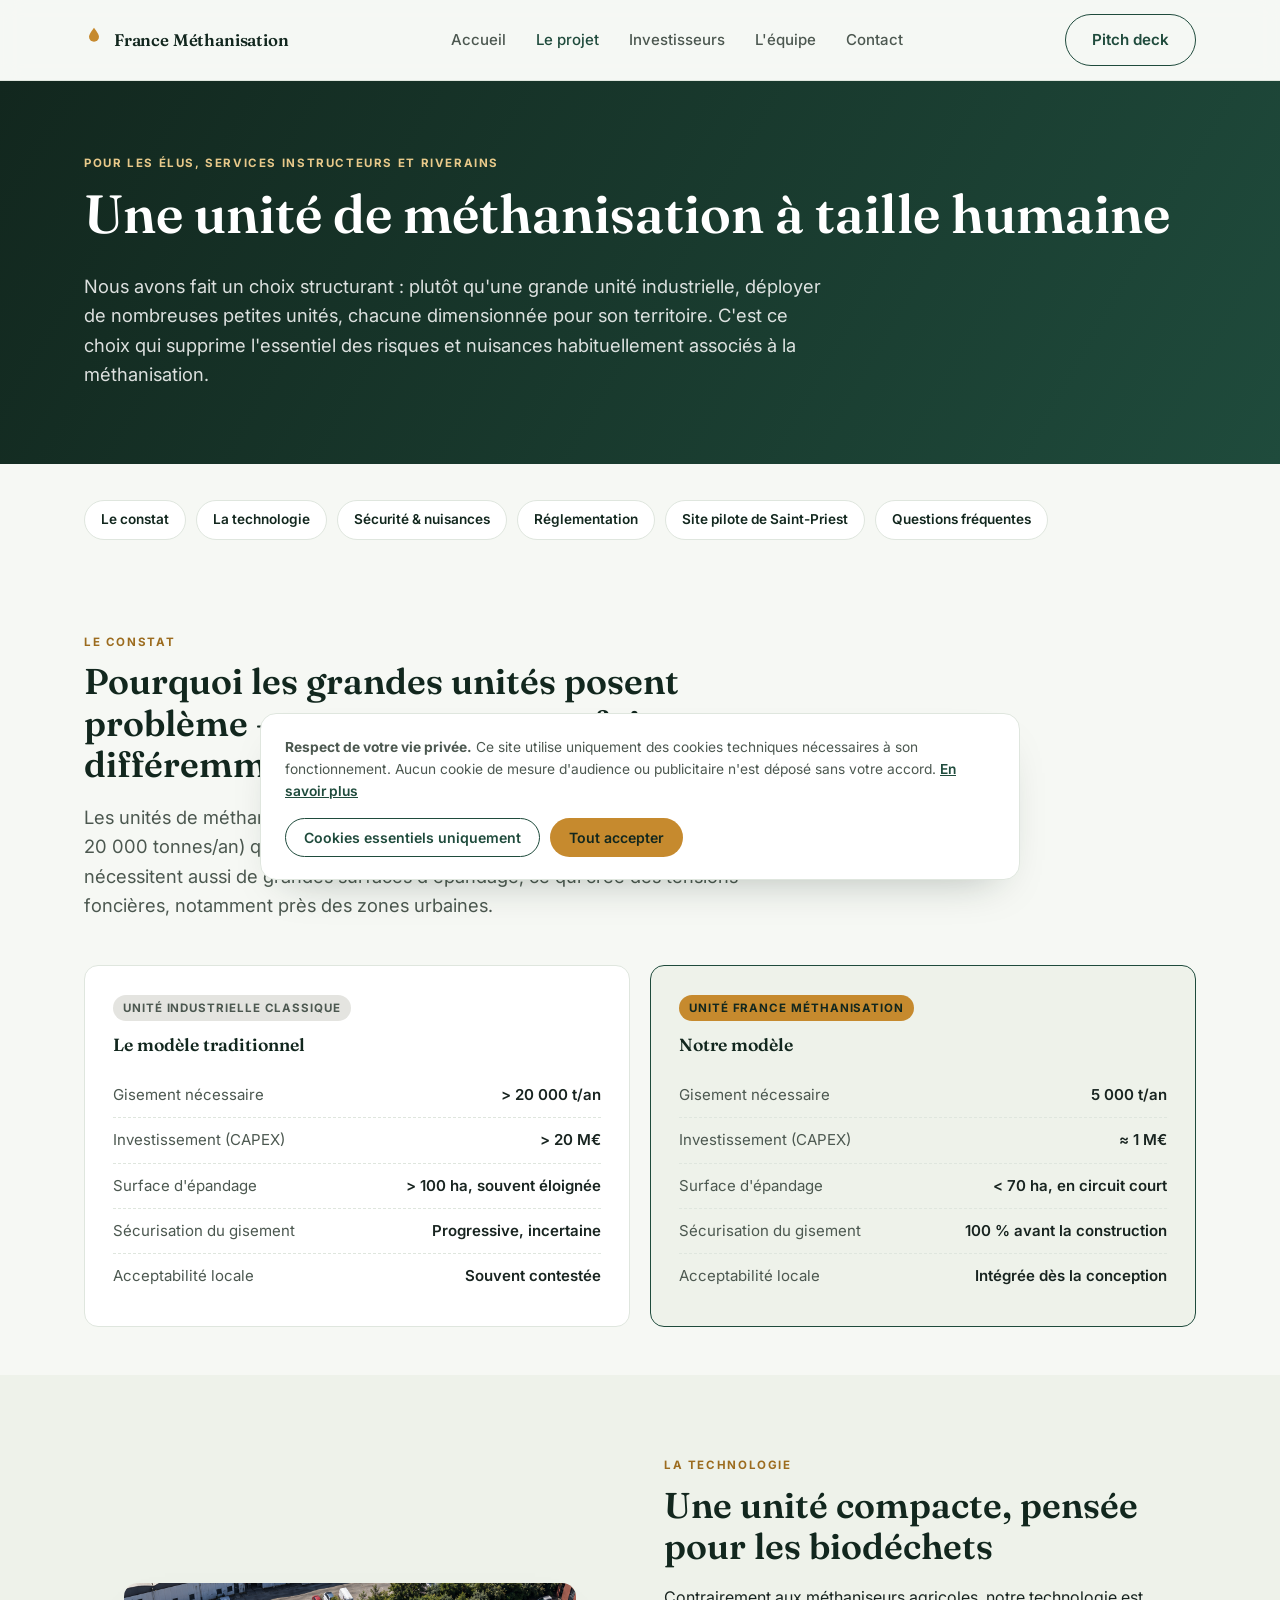
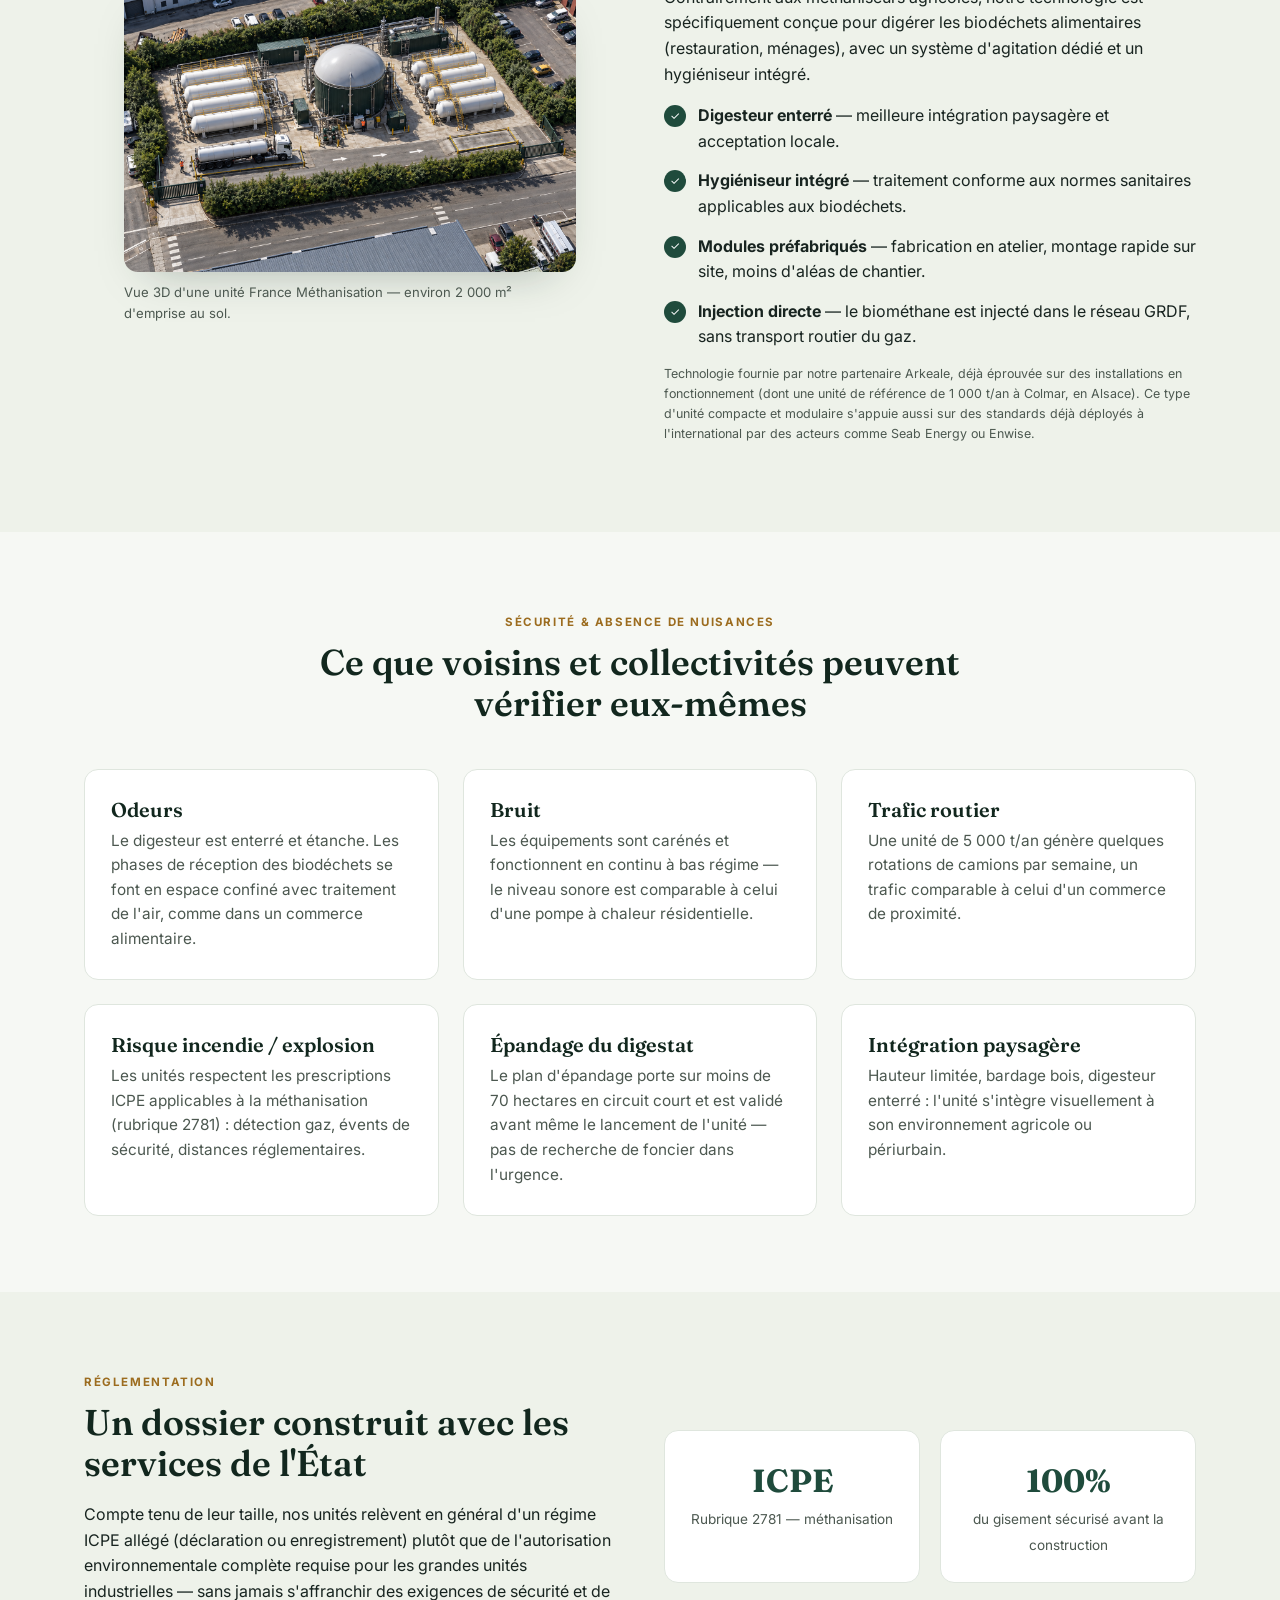
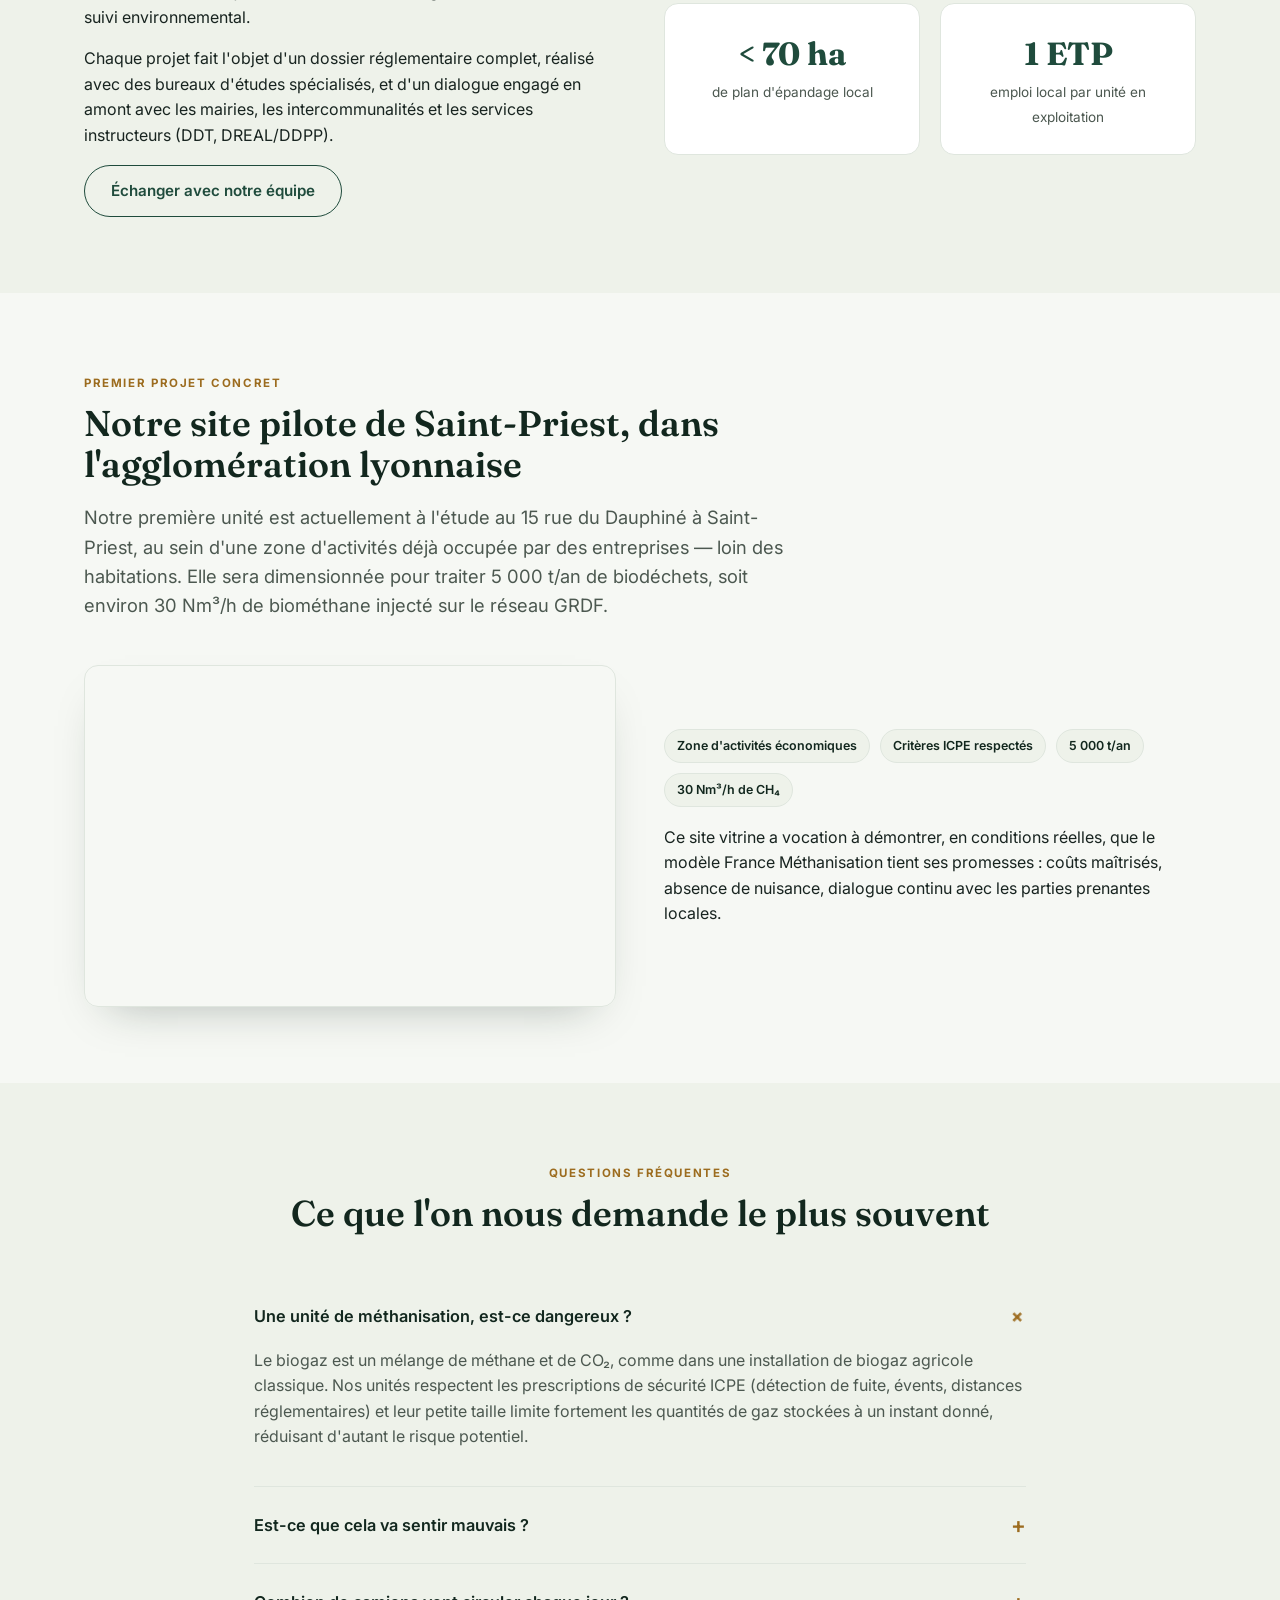
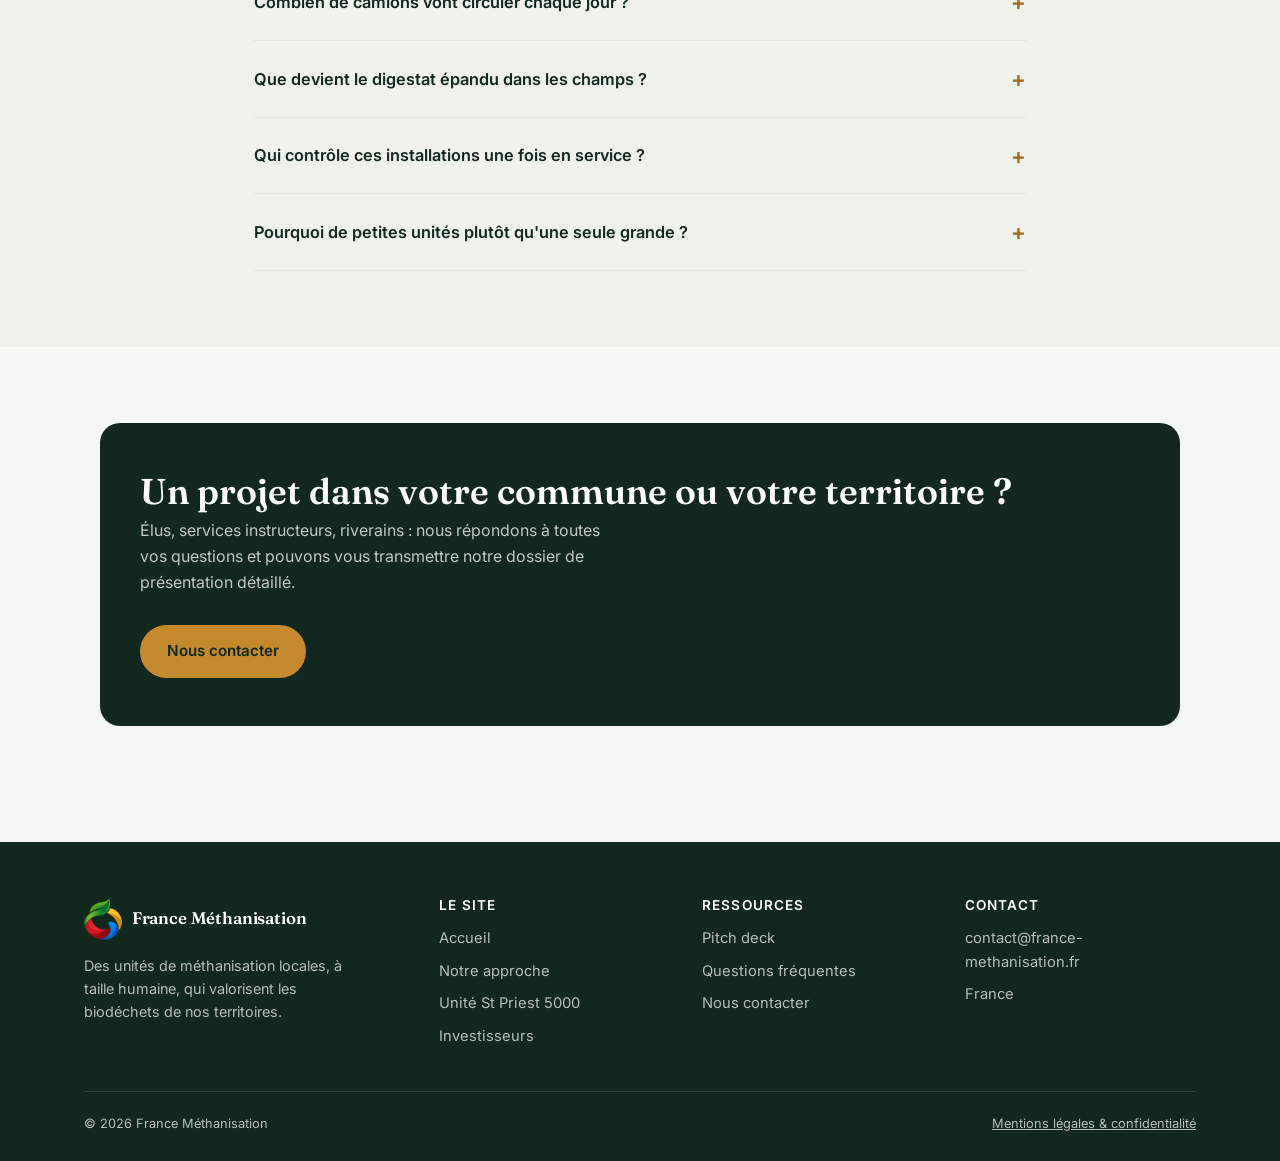
<file: le-projet.html>
<!doctype html>
<html lang="fr">
<head>
<meta charset="UTF-8">
<meta name="viewport" content="width=device-width, initial-scale=1">
<title>Le Projet — France Méthanisation</title>
<meta name="description" content="Découvrez la technologie, la sécurité et l'intégration locale des unités de méthanisation France Méthanisation : petite échelle, zéro nuisance, conformité ICPE.">
<link rel="preconnect" href="https://fonts.googleapis.com">
<link rel="preconnect" href="https://fonts.gstatic.com" crossorigin>
<link href="https://fonts.googleapis.com/css2?family=Fraunces:wght@500;600;700&family=Inter:wght@400;500;600;700&display=swap" rel="stylesheet">
<link rel="stylesheet" href="assets/css/style.css">
</head>
<body>

<header class="site-header">
  <div class="container nav">
    <a href="index.html" class="brand">
      <span class="brand-mark"><svg viewBox="0 0 24 24" width="20" height="20" aria-hidden="true"><path d="M12 2c-4 5.5-6 8.8-6 11a6 6 0 0 0 12 0c0-2.2-2-5.5-6-11z" fill="var(--amber)"/></svg></span>
      <span class="brand-name">France Méthanisation</span>
    </a>
    <nav>
      <ul class="nav-links">
        <li><a href="index.html">Accueil</a></li>
        <li><a href="le-projet.html" class="active">Le projet</a></li>
        <li><a href="investisseurs.html">Investisseurs</a></li>
        <li><a href="equipe.html">L'équipe</a></li>
        <li><a href="contact.html">Contact</a></li>
      </ul>
    </nav>
    <div class="nav-cta">
      <a href="investisseurs.html#pitch-deck" class="btn btn-ghost">Pitch deck</a>
      <button class="nav-toggle" aria-label="Ouvrir le menu">
        <span></span><span></span><span></span>
      </button>
    </div>
  </div>
</header>

<section class="page-hero">
  <div class="container">
    <span class="eyebrow" style="color:#e8c98a;">Pour les élus, services instructeurs et riverains</span>
    <h1>Une unité de méthanisation à taille humaine</h1>
    <p class="lede">Nous avons fait un choix structurant : plutôt qu'une grande unité industrielle, déployer de nombreuses petites unités, chacune dimensionnée pour son territoire. C'est ce choix qui supprime l'essentiel des risques et nuisances habituellement associés à la méthanisation.</p>
  </div>
</section>

<nav class="container" style="margin-top:36px;">
  <div class="pill-nav">
    <a href="#constat">Le constat</a>
    <a href="#technologie">La technologie</a>
    <a href="#securite">Sécurité &amp; nuisances</a>
    <a href="#reglementation">Réglementation</a>
    <a href="#lyon">Site pilote de Saint-Priest</a>
    <a href="#faq">Questions fréquentes</a>
  </div>
</nav>

<section id="constat" class="tight">
  <div class="container">
    <div class="section-head">
      <span class="eyebrow">Le constat</span>
      <h2>Pourquoi les grandes unités posent problème — et comment nous faisons différemment</h2>
      <p class="lede">Les unités de méthanisation industrielles ont besoin de gisements massifs (plus de 20 000 tonnes/an) qui sont, dans les faits, très difficiles à sécuriser localement. Elles nécessitent aussi de grandes surfaces d'épandage, ce qui crée des tensions foncières, notamment près des zones urbaines.</p>
    </div>
    <div class="compare">
      <div class="compare-col">
        <span class="tag" style="background:#e4e4e0;color:#4c5850;">Unité industrielle classique</span>
        <h4>Le modèle traditionnel</h4>
        <ul>
          <li><span>Gisement nécessaire</span><span>&gt; 20 000 t/an</span></li>
          <li><span>Investissement (CAPEX)</span><span>&gt; 20 M€</span></li>
          <li><span>Surface d'épandage</span><span>&gt; 100 ha, souvent éloignée</span></li>
          <li><span>Sécurisation du gisement</span><span>Progressive, incertaine</span></li>
          <li><span>Acceptabilité locale</span><span>Souvent contestée</span></li>
        </ul>
      </div>
      <div class="compare-col highlight">
        <span class="tag">Unité France Méthanisation</span>
        <h4>Notre modèle</h4>
        <ul>
          <li><span>Gisement nécessaire</span><span>5 000 t/an</span></li>
          <li><span>Investissement (CAPEX)</span><span>≈ 1 M€</span></li>
          <li><span>Surface d'épandage</span><span>&lt; 70 ha, en circuit court</span></li>
          <li><span>Sécurisation du gisement</span><span>100 % avant la construction</span></li>
          <li><span>Acceptabilité locale</span><span>Intégrée dès la conception</span></li>
        </ul>
      </div>
    </div>
  </div>
</section>

<section id="technologie" class="section-alt">
  <div class="container">
    <div class="two-col">
      <figure>
        <img src="assets/img/unite-rendu-3d.png" alt="Vue 3D d'une future unité de méthanisation France Méthanisation, site de Saint-Priest" style="border-radius:var(--radius);box-shadow:var(--shadow);">
        <figcaption class="figure-note">Vue 3D d'une unité France Méthanisation — environ 2 000 m² d'emprise au sol.</figcaption>
      </figure>
      <div>
        <span class="eyebrow">La technologie</span>
        <h2>Une unité compacte, pensée pour les biodéchets</h2>
        <p>Contrairement aux méthaniseurs agricoles, notre technologie est spécifiquement conçue pour digérer les biodéchets alimentaires (restauration, ménages), avec un système d'agitation dédié et un hygiéniseur intégré.</p>
        <ul class="list-check">
          <li><span class="ico">✓</span><span><strong>Digesteur enterré</strong> — meilleure intégration paysagère et acceptation locale.</span></li>
          <li><span class="ico">✓</span><span><strong>Hygiéniseur intégré</strong> — traitement conforme aux normes sanitaires applicables aux biodéchets.</span></li>
          <li><span class="ico">✓</span><span><strong>Modules préfabriqués</strong> — fabrication en atelier, montage rapide sur site, moins d'aléas de chantier.</span></li>
          <li><span class="ico">✓</span><span><strong>Injection directe</strong> — le biométhane est injecté dans le réseau GRDF, sans transport routier du gaz.</span></li>
        </ul>
        <p class="source-note">Technologie fournie par notre partenaire Arkeale, déjà éprouvée sur des installations en fonctionnement (dont une unité de référence de 1 000 t/an à Colmar, en Alsace). Ce type d'unité compacte et modulaire s'appuie aussi sur des standards déjà déployés à l'international par des acteurs comme Seab Energy ou Enwise.</p>
      </div>
    </div>
  </div>
</section>

<section id="securite">
  <div class="container">
    <div class="section-head center">
      <span class="eyebrow">Sécurité &amp; absence de nuisances</span>
      <h2>Ce que voisins et collectivités peuvent vérifier eux-mêmes</h2>
    </div>
    <div class="grid-3">
      <div class="card">
        <h3>Odeurs</h3>
        <p>Le digesteur est enterré et étanche. Les phases de réception des biodéchets se font en espace confiné avec traitement de l'air, comme dans un commerce alimentaire.</p>
      </div>
      <div class="card">
        <h3>Bruit</h3>
        <p>Les équipements sont carénés et fonctionnent en continu à bas régime — le niveau sonore est comparable à celui d'une pompe à chaleur résidentielle.</p>
      </div>
      <div class="card">
        <h3>Trafic routier</h3>
        <p>Une unité de 5 000 t/an génère quelques rotations de camions par semaine, un trafic comparable à celui d'un commerce de proximité.</p>
      </div>
      <div class="card">
        <h3>Risque incendie / explosion</h3>
        <p>Les unités respectent les prescriptions ICPE applicables à la méthanisation (rubrique 2781) : détection gaz, évents de sécurité, distances réglementaires.</p>
      </div>
      <div class="card">
        <h3>Épandage du digestat</h3>
        <p>Le plan d'épandage porte sur moins de 70 hectares en circuit court et est validé avant même le lancement de l'unité — pas de recherche de foncier dans l'urgence.</p>
      </div>
      <div class="card">
        <h3>Intégration paysagère</h3>
        <p>Hauteur limitée, bardage bois, digesteur enterré : l'unité s'intègre visuellement à son environnement agricole ou périurbain.</p>
      </div>
    </div>
  </div>
</section>

<section id="reglementation" class="section-alt">
  <div class="container">
    <div class="two-col">
      <div>
        <span class="eyebrow">Réglementation</span>
        <h2>Un dossier construit avec les services de l'État</h2>
        <p>Compte tenu de leur taille, nos unités relèvent en général d'un régime ICPE allégé (déclaration ou enregistrement) plutôt que de l'autorisation environnementale complète requise pour les grandes unités industrielles — sans jamais s'affranchir des exigences de sécurité et de suivi environnemental.</p>
        <p>Chaque projet fait l'objet d'un dossier réglementaire complet, réalisé avec des bureaux d'études spécialisés, et d'un dialogue engagé en amont avec les mairies, les intercommunalités et les services instructeurs (DDT, DREAL/DDPP).</p>
        <a href="contact.html" class="btn btn-ghost">Échanger avec notre équipe</a>
      </div>
      <div class="grid-2" style="gap:20px;">
        <div class="stat-tile"><strong>ICPE</strong><span>Rubrique 2781 — méthanisation</span></div>
        <div class="stat-tile"><strong>100%</strong><span>du gisement sécurisé avant la construction</span></div>
        <div class="stat-tile"><strong>&lt; 70 ha</strong><span>de plan d'épandage local</span></div>
        <div class="stat-tile"><strong>1 ETP</strong><span>emploi local par unité en exploitation</span></div>
      </div>
    </div>
  </div>
</section>

<section id="lyon">
  <div class="container">
    <div class="section-head">
      <span class="eyebrow">Premier projet concret</span>
      <h2>Notre site pilote de Saint-Priest, dans l'agglomération lyonnaise</h2>
      <p class="lede">Notre première unité est actuellement à l'étude au 15 rue du Dauphiné à Saint-Priest, au sein d'une zone d'activités déjà occupée par des entreprises — loin des habitations. Elle sera dimensionnée pour traiter 5 000 t/an de biodéchets, soit environ 30 Nm³/h de biométhane injecté sur le réseau GRDF.</p>
    </div>
    <div class="two-col">
      <div class="map-embed">
        <iframe
          title="Localisation du site pilote de Saint-Priest"
          src="https://www.openstreetmap.org/export/embed.html?bbox=4.9430%2C45.6890%2C4.9620%2C45.7000&layer=mapnik&marker=45.6945%2C4.9525"
          loading="lazy"></iframe>
      </div>
      <div>
        <div class="badge-row" style="margin-top:0;">
          <span class="badge">Zone d'activités économiques</span>
          <span class="badge">Critères ICPE respectés</span>
          <span class="badge">5 000 t/an</span>
          <span class="badge">30 Nm³/h de CH₄</span>
        </div>
        <p style="margin-top:18px;">Ce site vitrine a vocation à démontrer, en conditions réelles, que le modèle France Méthanisation tient ses promesses : coûts maîtrisés, absence de nuisance, dialogue continu avec les parties prenantes locales.</p>
      </div>
    </div>
  </div>
</section>

<section id="faq" class="section-alt">
  <div class="container" style="max-width:820px;">
    <div class="section-head center">
      <span class="eyebrow">Questions fréquentes</span>
      <h2>Ce que l'on nous demande le plus souvent</h2>
    </div>
    <div>
      <details class="faq-item" open>
        <summary>Une unité de méthanisation, est-ce dangereux ?</summary>
        <p>Le biogaz est un mélange de méthane et de CO₂, comme dans une installation de biogaz agricole classique. Nos unités respectent les prescriptions de sécurité ICPE (détection de fuite, évents, distances réglementaires) et leur petite taille limite fortement les quantités de gaz stockées à un instant donné, réduisant d'autant le risque potentiel.</p>
      </details>
      <details class="faq-item">
        <summary>Est-ce que cela va sentir mauvais ?</summary>
        <p>Nos unités enterrent le digesteur et confinent les phases de réception des biodéchets avec traitement de l'air. La matière première (biodéchets alimentaires collectés régulièrement) est comparable à ce que traite déjà un commerce de restauration.</p>
      </details>
      <details class="faq-item">
        <summary>Combien de camions vont circuler chaque jour ?</summary>
        <p>Pour une unité de 5 000 t/an, on compte quelques rotations de camions par semaine pour l'approvisionnement et l'évacuation du digestat — un trafic très inférieur à celui d'un site industriel classique.</p>
      </details>
      <details class="faq-item">
        <summary>Que devient le digestat épandu dans les champs ?</summary>
        <p>C'est un fertilisant organique qui se substitue aux engrais chimiques. Le plan d'épandage est validé avec les exploitants agricoles locaux avant le lancement de l'unité, sur une surface de moins de 70 hectares.</p>
      </details>
      <details class="faq-item">
        <summary>Qui contrôle ces installations une fois en service ?</summary>
        <p>Comme toute installation classée pour la protection de l'environnement (ICPE), nos unités sont soumises au contrôle des services de l'État (DREAL/DDPP) et à des obligations de suivi et de déclaration régulières.</p>
      </details>
      <details class="faq-item">
        <summary>Pourquoi de petites unités plutôt qu'une seule grande ?</summary>
        <p>Une grande unité concentre le risque, le trafic et les besoins fonciers en un seul point, souvent loin des gisements réels. En multipliant de petites unités au plus près des biodéchets, nous réduisons les distances de transport, le risque, et nous facilitons l'acceptation locale.</p>
      </details>
    </div>
  </div>
</section>

<section>
  <div class="container cta-banner">
    <div>
      <h2>Un projet dans votre commune ou votre territoire ?</h2>
      <p>Élus, services instructeurs, riverains : nous répondons à toutes vos questions et pouvons vous transmettre notre dossier de présentation détaillé.</p>
    </div>
    <a href="contact.html" class="btn btn-primary">Nous contacter</a>
  </div>
</section>

<footer class="site-footer" id="footer"></footer>
<script src="assets/js/main.js"></script>
<script src="assets/js/footer.js"></script>
<script src="assets/js/cookies.js"></script>
</body>
</html>
</file>
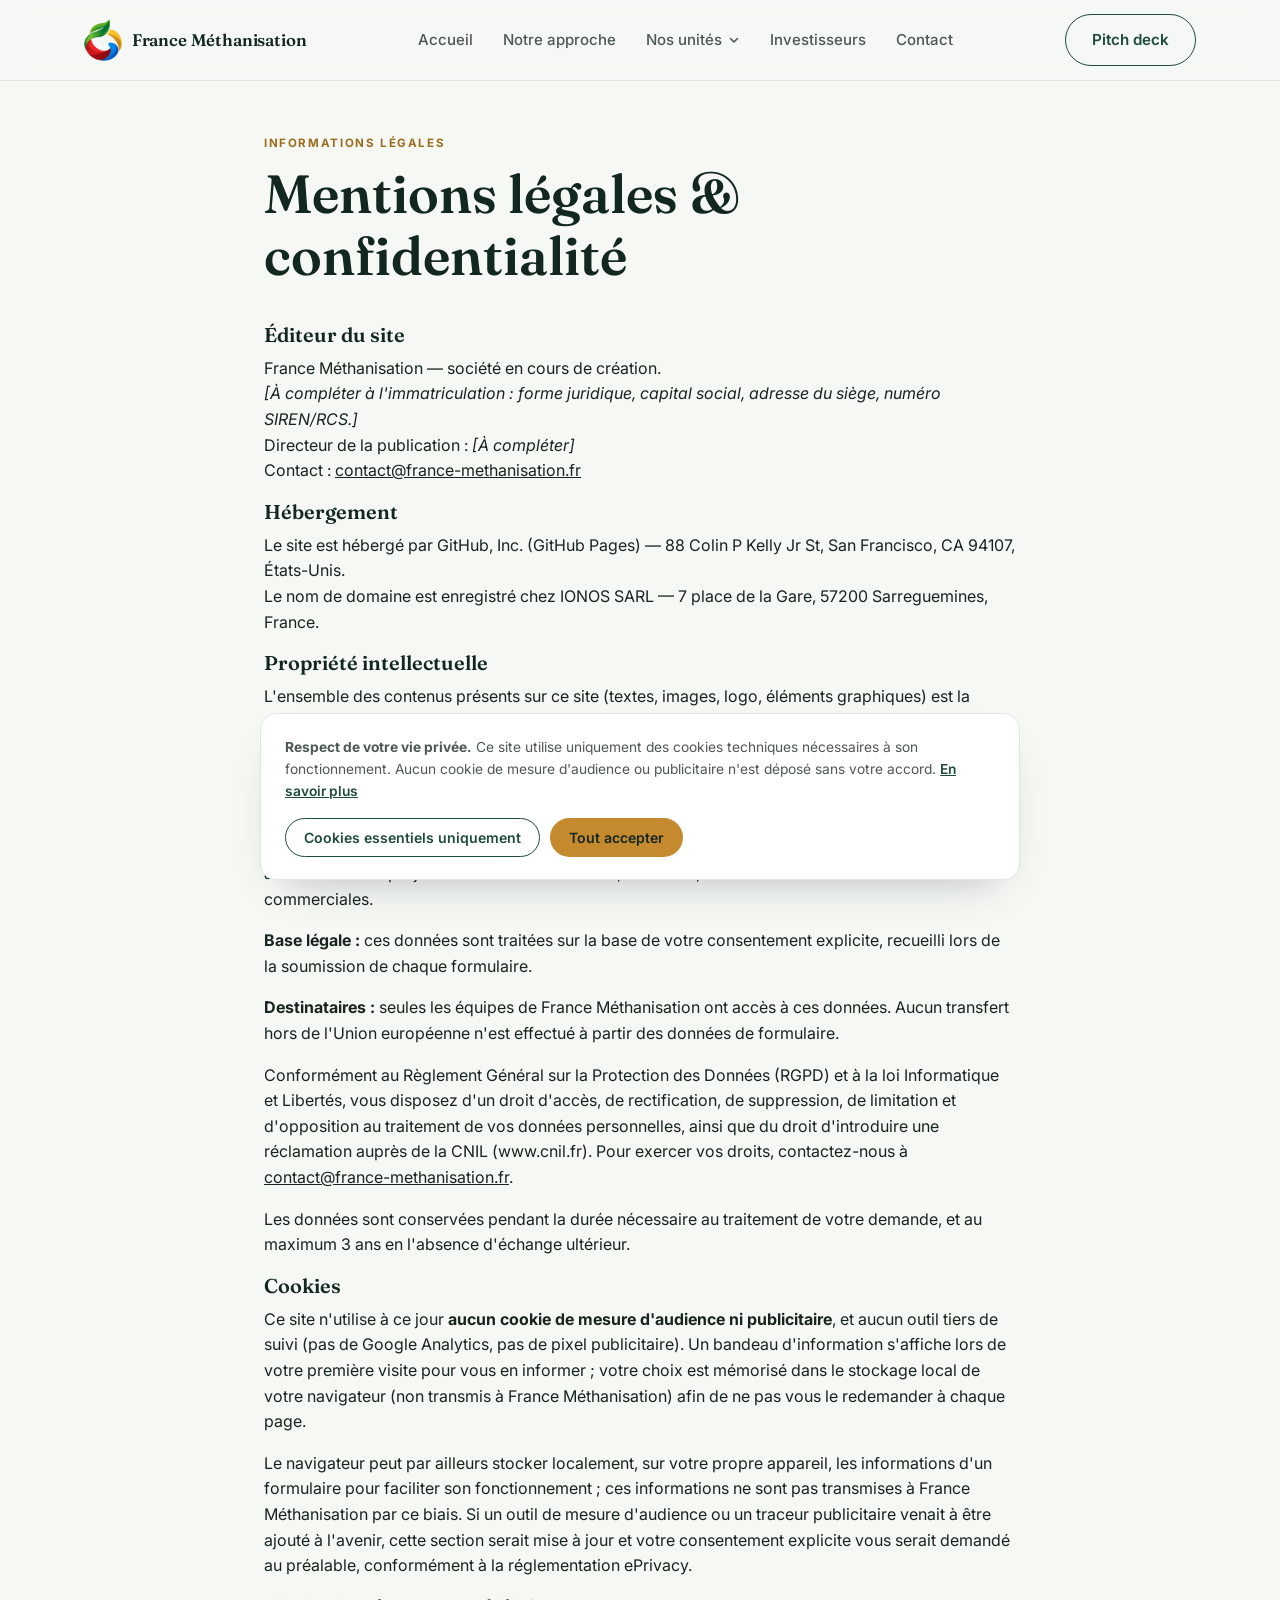
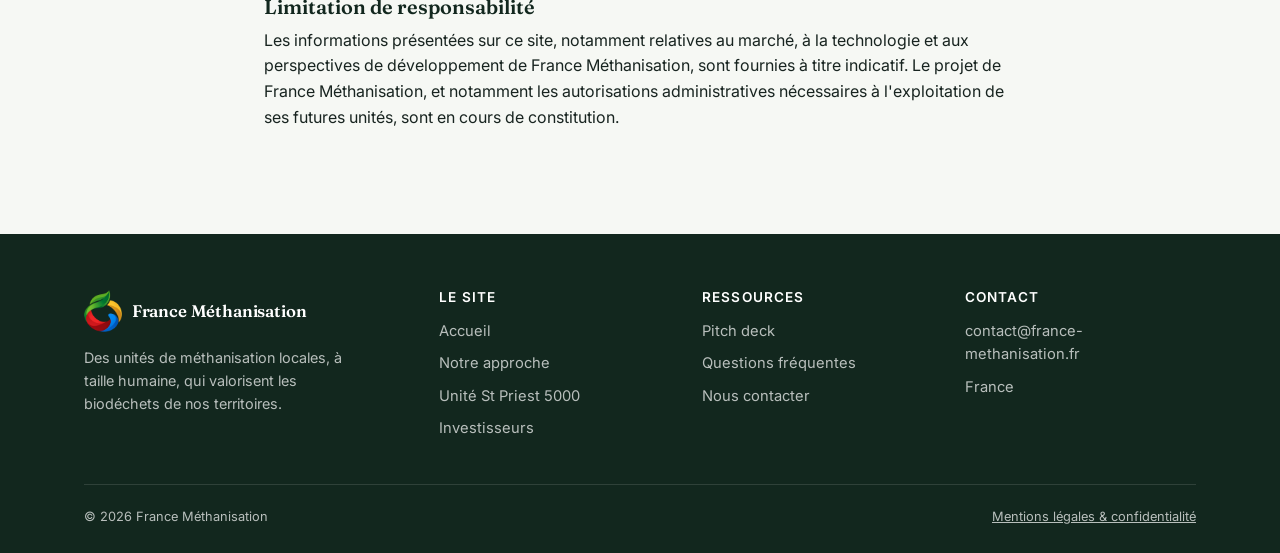
<file: mentions-legales.html>
<!doctype html>
<html lang="fr">
<head>
<meta charset="UTF-8">
<meta name="viewport" content="width=device-width, initial-scale=1">
<title>Mentions légales — France Méthanisation</title>
<meta name="description" content="Mentions légales et politique de confidentialité du site France Méthanisation.">
<link rel="canonical" href="https://france-methanisation.com/mentions-legales">
<meta property="og:type" content="website">
<meta property="og:site_name" content="France Méthanisation">
<meta property="og:locale" content="fr_FR">
<meta property="og:title" content="Mentions légales — France Méthanisation">
<meta property="og:description" content="Mentions légales et politique de confidentialité du site France Méthanisation.">
<meta property="og:url" content="https://france-methanisation.com/mentions-legales">
<meta property="og:image" content="https://france-methanisation.com/assets/img/og-image.jpg">
<meta property="og:image:width" content="1200">
<meta property="og:image:height" content="630">
<meta property="og:image:alt" content="Vue 3D d'une unité de méthanisation France Méthanisation, site de Saint-Priest">
<meta name="twitter:card" content="summary_large_image">
<meta name="twitter:title" content="Mentions légales — France Méthanisation">
<meta name="twitter:description" content="Mentions légales et politique de confidentialité du site France Méthanisation.">
<meta name="twitter:image" content="https://france-methanisation.com/assets/img/og-image.jpg">
<link rel="icon" href="/assets/img/favicon-32.png" sizes="32x32" type="image/png">
<link rel="icon" href="/assets/img/favicon-192.png" sizes="192x192" type="image/png">
<link rel="apple-touch-icon" href="/assets/img/apple-touch-icon.png">
<link rel="shortcut icon" href="/favicon.ico">
<link rel="preconnect" href="https://fonts.googleapis.com">
<link rel="preconnect" href="https://fonts.gstatic.com" crossorigin>
<link href="https://fonts.googleapis.com/css2?family=Fraunces:wght@500;600;700&family=Inter:wght@400;500;600;700&display=swap" rel="stylesheet">
<link rel="stylesheet" href="/assets/css/style.css">
</head>
<body>

<header class="site-header">
  <div class="container nav">
    <a href="/" class="brand">
      <img class="brand-logo" src="/assets/img/logo.png" alt="" width="38" height="42">
      <span class="brand-name">France Méthanisation</span>
    </a>
    <nav>
      <ul class="nav-links">
        <li class="has-dropdown">
          <a href="/">Accueil</a>
          <div class="dropdown">
            <a class="dropdown-panel dropdown-panel--link" href="/" tabindex="-1">
              <div class="dropdown-list">
                <strong class="dropdown-title">Accueil</strong>
                <p class="dropdown-text">Des unités de méthanisation locales, conçues, installées et exploitées par France Méthanisation.</p>
                <span class="dropdown-cta">Découvrir la page <span aria-hidden="true">→</span></span>
              </div>
              <div class="dropdown-media">
                <img src="/assets/img/unite-rendu-3d-small.jpg" alt="" loading="lazy" width="800" height="511">
              </div>
            </a>
          </div>
        </li>
        <li class="has-dropdown">
          <a href="/notre-approche">Notre approche</a>
          <div class="dropdown">
            <a class="dropdown-panel dropdown-panel--link" href="/notre-approche" tabindex="-1">
              <div class="dropdown-list">
                <strong class="dropdown-title">Notre approche</strong>
                <p class="dropdown-text">Pourquoi des unités à taille humaine : sécurité, absence de nuisances et ancrage dans le territoire.</p>
                <span class="dropdown-cta">Découvrir la page <span aria-hidden="true">→</span></span>
              </div>
              <div class="dropdown-media">
                <img src="/assets/img/nav-approche.jpg" alt="" loading="lazy" width="800" height="511">
              </div>
            </a>
          </div>
        </li>
        <li class="has-dropdown">
          <button type="button" class="nav-dropdown-toggle" aria-expanded="false" aria-haspopup="true">Nos unités<svg viewBox="0 0 12 12" aria-hidden="true"><path d="M2.5 4.5 6 8l3.5-3.5" fill="none" stroke="currentColor" stroke-width="1.6" stroke-linecap="round" stroke-linejoin="round"/></svg></button>
          <div class="dropdown">
            <div class="dropdown-panel">
              <div class="dropdown-list">
                <span class="dropdown-eyebrow">Nos unités</span>
                <a class="dropdown-item" href="/unites/saint-priest-5000">
                  <strong>Unité St Priest 5000</strong>
                  <span>Saint-Priest (69) · 5 000 t/an · à l'étude</span>
                </a>
                <p class="dropdown-note">D'autres unités viendront compléter le réseau.</p>
              </div>
              <a class="dropdown-media" href="/unites/saint-priest-5000" tabindex="-1" aria-hidden="true">
                <img src="/assets/img/unite-rendu-3d-small.jpg" alt="" loading="lazy" width="800" height="511">
              </a>
            </div>
          </div>
        </li>
        <li class="has-dropdown">
          <a href="/investisseurs">Investisseurs</a>
          <div class="dropdown">
            <a class="dropdown-panel dropdown-panel--link" href="/investisseurs" tabindex="-1">
              <div class="dropdown-list">
                <strong class="dropdown-title">Investisseurs</strong>
                <p class="dropdown-text">Marché, modèle économique, trajectoire et équipe : tout pour rejoindre l'aventure.</p>
                <span class="dropdown-cta">Découvrir la page <span aria-hidden="true">→</span></span>
              </div>
              <div class="dropdown-media">
                <img src="/assets/img/nav-investisseurs.jpg" alt="" loading="lazy" width="800" height="511">
              </div>
            </a>
          </div>
        </li>
        <li class="has-dropdown">
          <a href="/contact">Contact</a>
          <div class="dropdown">
            <a class="dropdown-panel dropdown-panel--link" href="/contact" tabindex="-1">
              <div class="dropdown-list">
                <strong class="dropdown-title">Contact</strong>
                <p class="dropdown-text">Élus, riverains, investisseurs ou partenaires : posez-nous vos questions.</p>
                <span class="dropdown-cta">Découvrir la page <span aria-hidden="true">→</span></span>
              </div>
              <div class="dropdown-media">
                <img src="/assets/img/nav-contact.jpg" alt="" loading="lazy" width="800" height="511">
              </div>
            </a>
          </div>
        </li>
      </ul>
    </nav>
    <div class="nav-cta">
      <a href="/investisseurs#pitch-deck" class="btn btn-ghost">Pitch deck</a>
      <button class="nav-toggle" aria-label="Ouvrir le menu">
        <span></span><span></span><span></span>
      </button>
    </div>
  </div>
</header>

<section class="tight">
  <div class="container" style="max-width:800px;">
    <span class="eyebrow">Informations légales</span>
    <h1>Mentions légales &amp; confidentialité</h1>

    <h3 style="margin-top:36px;">Éditeur du site</h3>
    <p>
      France Méthanisation — société en cours de création.<br>
      <em>[À compléter à l'immatriculation : forme juridique, capital social, adresse du siège, numéro SIREN/RCS.]</em><br>
      Directeur de la publication : <em>[À compléter]</em><br>
      Contact : <a href="mailto:contact@france-methanisation.fr">contact@france-methanisation.fr</a>
    </p>

    <h3>Hébergement</h3>
    <p>
      Le site est hébergé par GitHub, Inc. (GitHub Pages) — 88 Colin P Kelly Jr St,
      San Francisco, CA 94107, États-Unis.<br>
      Le nom de domaine est enregistré chez IONOS SARL — 7 place de la Gare,
      57200 Sarreguemines, France.
    </p>

    <h3>Propriété intellectuelle</h3>
    <p>L'ensemble des contenus présents sur ce site (textes, images, logo, éléments graphiques) est la propriété de France Méthanisation, sauf mention contraire, et ne peut être reproduit sans autorisation préalable.</p>

    <h3 id="donnees-personnelles">Données personnelles &amp; RGPD</h3>
    <p>Les informations recueillies via les formulaires de ce site (contact et téléchargement du pitch deck) sont destinées exclusivement à France Méthanisation, pour répondre à votre demande et échanger avec vous sur le projet. Elles ne sont ni vendues, ni cédées, ni transmises à des tiers à des fins commerciales.</p>
    <p><strong>Base légale :</strong> ces données sont traitées sur la base de votre consentement explicite, recueilli lors de la soumission de chaque formulaire.</p>
    <p><strong>Destinataires :</strong> seules les équipes de France Méthanisation ont accès à ces données. Aucun transfert hors de l'Union européenne n'est effectué à partir des données de formulaire.</p>
    <p>Conformément au Règlement Général sur la Protection des Données (RGPD) et à la loi Informatique et Libertés, vous disposez d'un droit d'accès, de rectification, de suppression, de limitation et d'opposition au traitement de vos données personnelles, ainsi que du droit d'introduire une réclamation auprès de la CNIL (www.cnil.fr). Pour exercer vos droits, contactez-nous à <a href="mailto:contact@france-methanisation.fr">contact@france-methanisation.fr</a>.</p>
    <p>Les données sont conservées pendant la durée nécessaire au traitement de votre demande, et au maximum 3 ans en l'absence d'échange ultérieur.</p>

    <h3 id="cookies">Cookies</h3>
    <p>Ce site n'utilise à ce jour <strong>aucun cookie de mesure d'audience ni publicitaire</strong>, et aucun outil tiers de suivi (pas de Google Analytics, pas de pixel publicitaire). Un bandeau d'information s'affiche lors de votre première visite pour vous en informer ; votre choix est mémorisé dans le stockage local de votre navigateur (non transmis à France Méthanisation) afin de ne pas vous le redemander à chaque page.</p>
    <p>Le navigateur peut par ailleurs stocker localement, sur votre propre appareil, les informations d'un formulaire pour faciliter son fonctionnement ; ces informations ne sont pas transmises à France Méthanisation par ce biais. Si un outil de mesure d'audience ou un traceur publicitaire venait à être ajouté à l'avenir, cette section serait mise à jour et votre consentement explicite vous serait demandé au préalable, conformément à la réglementation ePrivacy.</p>

    <h3>Limitation de responsabilité</h3>
    <p>Les informations présentées sur ce site, notamment relatives au marché, à la technologie et aux perspectives de développement de France Méthanisation, sont fournies à titre indicatif. Le projet de France Méthanisation, et notamment les autorisations administratives nécessaires à l'exploitation de ses futures unités, sont en cours de constitution.</p>
  </div>
</section>

<footer class="site-footer" id="footer"></footer>
<script src="/assets/js/main.js"></script>
<script src="/assets/js/animations.js"></script>
<script src="/assets/js/footer.js"></script>
<script src="/assets/js/cookies.js"></script>
</body>
</html>
</file>
<file: assets/css/style.css>
/* ==========================================================================
   France Méthanisation — feuille de style principale
   ========================================================================== */

:root {
  --forest: #1f4b3c;
  --forest-dark: #12271e;
  --forest-mid: #2f6a54;
  --paper: #f6f8f4;
  --paper-deep: #eef2ea;
  --ink: #182420;
  --ink-soft: #4c5850;
  --amber: #c68a2e;
  --amber-dark: #9c6c1f;
  --line: #dfe6de;
  --white: #ffffff;
  --shadow: 0 20px 45px -25px rgba(18, 39, 30, 0.35);
  --radius: 14px;
  --maxw: 1160px;
}

* {
  box-sizing: border-box;
}

html {
  scroll-behavior: smooth;
}

body {
  margin: 0;
  font-family: "Inter", -apple-system, BlinkMacSystemFont, "Segoe UI", sans-serif;
  color: var(--ink);
  background: var(--paper);
  line-height: 1.6;
  -webkit-font-smoothing: antialiased;
  overflow-x: clip;
}

img {
  max-width: 100%;
  display: block;
}

a {
  color: inherit;
}

h1, h2, h3, h4 {
  font-family: "Fraunces", Georgia, serif;
  font-weight: 600;
  line-height: 1.15;
  margin: 0 0 0.5em;
  color: var(--forest-dark);
}

h1 { font-size: clamp(2.1rem, 4.2vw, 3.4rem); }
h2 { font-size: clamp(1.6rem, 2.8vw, 2.3rem); }
h3 { font-size: 1.25rem; }

p { margin: 0 0 1em; }

.container {
  max-width: var(--maxw);
  margin: 0 auto;
  padding: 0 24px;
}

.eyebrow {
  display: inline-block;
  text-transform: uppercase;
  letter-spacing: 0.14em;
  font-size: 0.72rem;
  font-weight: 700;
  color: var(--amber-dark);
  margin-bottom: 0.9em;
}

.lede {
  font-size: 1.15rem;
  color: var(--ink-soft);
  max-width: 62ch;
}

section {
  padding: 76px 0;
  overflow-x: clip;
}

section.tight { padding: 48px 0; }

.section-head {
  max-width: 720px;
  margin: 0 0 44px;
}

.section-head.center {
  margin-left: auto;
  margin-right: auto;
  text-align: center;
}

/* ---------------- Buttons ---------------- */

.btn {
  display: inline-flex;
  align-items: center;
  gap: 8px;
  padding: 13px 26px;
  border-radius: 999px;
  font-weight: 600;
  font-size: 0.95rem;
  text-decoration: none;
  border: 1.5px solid transparent;
  cursor: pointer;
  transition: transform 0.15s ease, box-shadow 0.15s ease, background 0.15s ease, color 0.15s ease;
  font-family: inherit;
}

.btn-primary {
  background: var(--amber);
  color: var(--forest-dark);
}
.btn-primary:hover { background: var(--amber-dark); color: var(--white); transform: translateY(-1px); }

.btn-outline {
  background: transparent;
  border-color: rgba(255,255,255,0.55);
  color: var(--white);
}
.btn-outline:hover { background: rgba(255,255,255,0.12); }

.btn-ghost {
  background: transparent;
  border-color: var(--forest);
  color: var(--forest);
}
.btn-ghost:hover { background: var(--forest); color: var(--white); }

.btn-block { width: 100%; justify-content: center; }

/* ---------------- Header / nav ---------------- */

.site-header {
  position: sticky;
  top: 0;
  z-index: 100;
  background: rgba(246, 248, 244, 0.9);
  backdrop-filter: blur(10px);
  border-bottom: 1px solid var(--line);
}

.nav {
  display: flex;
  align-items: center;
  justify-content: space-between;
  padding: 14px 24px;
}

.site-header--overlay {
  position: fixed;
  top: 0;
  left: 0;
  right: 0;
  z-index: 50;
  background: linear-gradient(180deg, rgba(18,39,30,0.5) 0%, rgba(18,39,30,0) 100%);
  border-bottom: none;
  backdrop-filter: none;
  transition: background 0.25s ease, backdrop-filter 0.25s ease, box-shadow 0.25s ease;
}
.site-header--overlay.is-scrolled {
  background: rgba(15,31,24,0.92);
  backdrop-filter: blur(10px);
  box-shadow: 0 12px 30px -18px rgba(0,0,0,0.6);
}
.site-header--overlay .brand-name,
.site-header--overlay .nav-links a { color: var(--white); }
.site-header--overlay .nav-links a:hover,
.site-header--overlay .nav-links a.active { color: var(--amber); }
.site-header--overlay .btn-ghost { border-color: rgba(255,255,255,0.6); color: var(--white); }
.site-header--overlay .btn-ghost:hover { background: rgba(255,255,255,0.15); }
.site-header--overlay .nav-toggle span { background: var(--white); }

.brand {
  display: flex;
  align-items: center;
  gap: 10px;
  text-decoration: none;
}

.brand-logo {
  height: 42px;
  width: auto;
  display: block;
  flex-shrink: 0;
}

.brand-name {
  font-family: "Fraunces", serif;
  font-weight: 600;
  font-size: 1.05rem;
  color: var(--forest-dark);
  letter-spacing: -0.01em;
}

.nav-links {
  display: flex;
  align-items: center;
  gap: 30px;
  list-style: none;
  margin: 0;
  padding: 0;
}

.nav-links a {
  text-decoration: none;
  font-size: 0.94rem;
  font-weight: 500;
  color: var(--ink-soft);
  transition: color 0.15s ease;
}
.nav-links a:hover, .nav-links a.active { color: var(--forest); }

.nav-cta { display: flex; align-items: center; gap: 14px; }

.nav-toggle {
  display: none;
  background: none;
  border: none;
  cursor: pointer;
  padding: 6px;
}
/* Burger : les 3 barres se transforment en croix quand le menu est ouvert */
.nav-toggle span {
  display: block;
  width: 24px;
  height: 2px;
  border-radius: 2px;
  background: var(--forest-dark);
  margin: 5px 0;
  transition: transform 0.3s cubic-bezier(.22,.8,.3,1), opacity 0.2s ease, background 0.2s ease;
}
.nav-toggle[aria-expanded="true"] span:nth-child(1) { transform: translateY(7px) rotate(45deg); }
.nav-toggle[aria-expanded="true"] span:nth-child(2) { opacity: 0; transform: scaleX(0); }
.nav-toggle[aria-expanded="true"] span:nth-child(3) { transform: translateY(-7px) rotate(-45deg); }

.nav-backdrop { display: none; }

/* Menu mobile : cadre flottant, façon WeTransfer */
@media (max-width: 860px) {
  .nav-links {
    position: fixed;
    top: 76px;
    left: 12px;
    right: 12px;
    max-height: calc(100vh - 92px);
    max-height: calc(100dvh - 92px);
    overflow-y: auto;
    background: var(--white);
    flex-direction: column;
    align-items: stretch;
    gap: 0;
    padding: 10px;
    border: 1px solid var(--line);
    border-radius: 24px;
    box-shadow: 0 30px 60px -20px rgba(0, 0, 0, 0.5);
    transform: translateY(-10px) scale(0.97);
    transform-origin: top right;
    opacity: 0;
    visibility: hidden;
    pointer-events: none;
    transition: transform 0.28s cubic-bezier(.22,.8,.3,1), opacity 0.2s ease, visibility 0s linear 0.28s;
    z-index: 60;
  }
  .nav-links.open {
    transform: none;
    opacity: 1;
    visibility: visible;
    pointer-events: auto;
    transition: transform 0.28s cubic-bezier(.22,.8,.3,1), opacity 0.2s ease, visibility 0s;
  }
  .nav-links > li { width: 100%; padding: 0; border: 0; }
  .site-header .nav-links > li > a,
  .site-header .nav-links > li > .nav-dropdown-toggle {
    display: flex;
    align-items: center;
    justify-content: space-between;
    width: 100%;
    padding: 15px 16px;
    border-radius: 14px;
    font-family: "Fraunces", serif;
    font-size: 1.3rem;
    font-weight: 600;
    color: var(--forest-dark);
    transition: background 0.15s ease, color 0.15s ease;
  }
  .site-header .nav-links > li > a:hover,
  .site-header .nav-links > li > .nav-dropdown-toggle:hover { background: var(--paper); color: var(--forest-dark); }
  .site-header .nav-links > li > a.active { color: var(--amber-dark); }
  .site-header .nav-links > li.open > .nav-dropdown-toggle { background: var(--paper); }
  .nav-dropdown-toggle svg { width: 16px; height: 16px; }

  /* apparition en cascade des entrées */
  .nav-links > li { opacity: 0; transform: translateY(8px); transition: opacity 0.3s ease, transform 0.3s ease; }
  .nav-links.open > li { opacity: 1; transform: none; }
  .nav-links.open > li:nth-child(1) { transition-delay: 0.05s; }
  .nav-links.open > li:nth-child(2) { transition-delay: 0.09s; }
  .nav-links.open > li:nth-child(3) { transition-delay: 0.13s; }
  .nav-links.open > li:nth-child(4) { transition-delay: 0.17s; }
  .nav-links.open > li:nth-child(5) { transition-delay: 0.21s; }

  .nav-cta .btn-ghost { display: none; }
  .nav-toggle { display: block; }
  .site-header--overlay .nav-toggle span { background: var(--white); }

  /* voile sous le cadre : un clic dessus ferme le menu */
  .nav-backdrop {
    display: block;
    position: fixed;
    inset: 0;
    background: rgba(18, 39, 30, 0.45);
    opacity: 0;
    visibility: hidden;
    transition: opacity 0.25s ease, visibility 0s linear 0.25s;
    z-index: 40;
  }
  .nav-backdrop.is-visible { opacity: 1; visibility: visible; transition: opacity 0.25s ease; }
}

/* ---------------- Hero ---------------- */

.hero {
  --hero-split: 80%;
  position: relative;
  height: 100vh;
  height: 100svh;
  color: var(--ink);
  overflow: hidden;
  background: var(--paper);
}

.hero-media {
  position: absolute;
  top: 0;
  left: 0;
  right: 0;
  height: var(--hero-split);
  z-index: 0;
  overflow: hidden;
}
.hero-media::after {
  content: "";
  position: absolute;
  inset: 0;
  /* Voile léger : la photo reste bien visible, juste assez pour la nav en haut */
  background: linear-gradient(180deg,
    rgba(18,39,30,0.32) 0%,
    rgba(18,39,30,0.05) 18%,
    rgba(18,39,30,0) 70%,
    rgba(18,39,30,0.25) 100%);
}
.hero-media img {
  position: absolute;
  top: -160px;
  left: 0;
  width: 100%;
  height: calc(100% + 320px);
  object-fit: cover;
  will-change: transform;
}

.hero-inner {
  position: absolute;
  bottom: 10%;
  left: 50%;
  transform: translateX(-50%);
  z-index: 2;
  width: 100%;
  max-width: 980px;
}

.hero-content {
  background: var(--white);
  border-radius: 22px;
  padding: clamp(18px, 4vh, 34px) clamp(20px, 5vw, 52px);
  box-shadow: 0 30px 60px -25px rgba(0,0,0,0.5);
  text-align: center;
}

.hero h1 {
  color: var(--forest-dark);
  font-size: clamp(1.5rem, 2.2vw + 1vh, 2.5rem);
  margin-bottom: 0.4em;
}

.hero .lede {
  color: var(--ink-soft);
  margin: 0 auto;
  max-width: 62ch;
  font-size: clamp(0.9rem, 1vh + 0.6vw, 1.15rem);
}

.hero .eyebrow { display: block; margin-bottom: 0.6em; }

.hero-actions {
  display: flex;
  gap: 14px;
  flex-wrap: wrap;
  justify-content: center;
  margin-top: clamp(12px, 2.2vh, 22px);
}

.hero .btn-outline {
  border-color: var(--forest);
  color: var(--forest-dark);
}
.hero .btn-outline:hover { background: var(--paper-deep); }

.hero-stats {
  display: flex;
  gap: 16px;
  margin-top: clamp(12px, 2.4vh, 24px);
  padding-top: clamp(10px, 2.2vh, 22px);
  border-top: 1px solid var(--line);
  flex-wrap: nowrap;
  justify-content: center;
}
.hero-stats div { flex: 1 1 0; min-width: 0; }
.hero-stats strong {
  display: block;
  font-family: "Fraunces", serif;
  font-size: clamp(1.05rem, 2vw, 1.5rem);
  color: var(--forest);
  white-space: nowrap;
}
.hero-stats span {
  font-size: 0.76rem;
  color: var(--ink-soft);
  display: block;
}

.page-hero {
  background: linear-gradient(120deg, var(--forest-dark), var(--forest));
  color: var(--white);
  padding: 68px 0 56px;
}
.page-hero h1 { color: var(--white); }
.page-hero .lede { color: rgba(255,255,255,0.85); }

/* ---------------- Cards / grids ---------------- */

.grid-3 { display: grid; grid-template-columns: repeat(3, 1fr); gap: 24px; }
.grid-2 { display: grid; grid-template-columns: repeat(2, 1fr); gap: 28px; }
.grid-4 { display: grid; grid-template-columns: repeat(4, 1fr); gap: 20px; }

@media (max-width: 900px) {
  .grid-3, .grid-4 { grid-template-columns: repeat(2, 1fr); }
  .grid-2 { grid-template-columns: 1fr; }
  .hero-content { padding: 24px 22px; }
  .hero-stats { gap: 10px; }
}
@media (max-width: 620px) {
  .grid-3, .grid-4 { grid-template-columns: 1fr; }
  .hero { --hero-split: 58%; }
  .hero h1 { font-size: 1.5rem; }
  .hero .lede { font-size: 0.85rem; }
  .hero-stats strong { font-size: 1rem; }
}

.card {
  background: var(--white);
  border: 1px solid var(--line);
  border-radius: var(--radius);
  padding: 28px 26px;
}

.card-icon {
  width: 46px;
  height: 46px;
  border-radius: 12px;
  background: var(--paper-deep);
  color: var(--forest);
  display: flex;
  align-items: center;
  justify-content: center;
  margin-bottom: 16px;
}
.card-icon svg { width: 24px; height: 24px; }

.card h3 { margin-bottom: 0.4em; }
.card p { color: var(--ink-soft); font-size: 0.96rem; margin-bottom: 0; }

.card.reassure { border-top: 3px solid var(--amber); }

/* stat tiles */
.stat-tile {
  background: var(--white);
  border: 1px solid var(--line);
  border-radius: var(--radius);
  padding: 24px 20px;
  text-align: center;
}
.stat-tile strong {
  display: block;
  font-family: "Fraunces", serif;
  font-size: 2rem;
  color: var(--forest);
}
.stat-tile span { font-size: 0.85rem; color: var(--ink-soft); }

/* ---------------- Sections with backgrounds ---------------- */

.section-alt { background: var(--paper-deep); }
.section-dark {
  background: var(--forest-dark);
  color: rgba(255,255,255,0.92);
}
.section-dark h2, .section-dark h3 { color: var(--white); }
.section-dark .lede, .section-dark p { color: rgba(255,255,255,0.75); }

.section-dark--photo {
  background-image: linear-gradient(rgba(15,31,24,0.86), rgba(15,31,24,0.9)), url('../img/unite-rendu-3d.png');
  background-size: cover;
  background-position: center;
}

/* Les cartes claires (formulaires) restent lisibles même dans une section sombre */
.section-dark .form-card,
.section-dark .form-success { color: var(--ink); }
.section-dark .form-card h3,
.section-dark .form-success h3 { color: var(--forest-dark); }
.section-dark .form-card p,
.section-dark .form-success p { color: var(--ink-soft); }

/* ---------------- Comparison table ---------------- */

.compare {
  display: grid;
  grid-template-columns: 1fr 1fr;
  gap: 20px;
}
@media (max-width: 720px) { .compare { grid-template-columns: 1fr; } }

.compare-col {
  border-radius: var(--radius);
  padding: 28px;
  border: 1px solid var(--line);
  background: var(--white);
}
.compare-col.highlight {
  border-color: var(--forest);
  background: var(--paper-deep);
  position: relative;
}
.compare-col h4 {
  font-family: "Fraunces", serif;
  font-size: 1.1rem;
  margin-bottom: 18px;
  color: var(--forest-dark);
}
.compare-col ul { list-style: none; margin: 0; padding: 0; }
.compare-col li {
  display: flex;
  justify-content: space-between;
  gap: 12px;
  padding: 10px 0;
  border-bottom: 1px dashed var(--line);
  font-size: 0.94rem;
}
.compare-col li:last-child { border-bottom: none; }
.compare-col li span:first-child { color: var(--ink-soft); }
.compare-col li span:last-child { font-weight: 600; text-align: right; }

.tag {
  display: inline-block;
  font-size: 0.72rem;
  font-weight: 700;
  text-transform: uppercase;
  letter-spacing: 0.08em;
  padding: 4px 10px;
  border-radius: 999px;
  background: var(--amber);
  color: var(--forest-dark);
  margin-bottom: 14px;
}

/* ---------------- Process steps ---------------- */

.steps {
  display: grid;
  grid-template-columns: repeat(4, 1fr);
  gap: 20px;
  counter-reset: step;
}
@media (max-width: 900px) { .steps { grid-template-columns: repeat(2, 1fr); } }
@media (max-width: 560px) { .steps { grid-template-columns: 1fr; } }

.step {
  position: relative;
  padding: 26px 20px 20px;
  background: var(--white);
  border: 1px solid var(--line);
  border-radius: var(--radius);
}
.step-num {
  display: inline-flex;
  align-items: center;
  justify-content: center;
  width: 32px;
  height: 32px;
  border-radius: 999px;
  background: var(--forest);
  color: var(--white);
  font-family: "Fraunces", serif;
  font-weight: 600;
  font-size: 0.9rem;
  margin-bottom: 14px;
}
.step h4 { font-size: 1rem; margin-bottom: 6px; }
.step p { font-size: 0.9rem; color: var(--ink-soft); margin: 0; }

/* ---------------- Timeline ---------------- */

.timeline {
  display: grid;
  grid-template-columns: repeat(3, 1fr);
  gap: 24px;
}
@media (max-width: 820px) { .timeline { grid-template-columns: 1fr; } }

.timeline-item {
  border-left: 3px solid var(--amber);
  padding-left: 20px;
}
.timeline-year {
  font-family: "Fraunces", serif;
  font-size: 1.6rem;
  color: var(--forest);
  display: block;
  margin-bottom: 6px;
}
.timeline-item p { color: var(--ink-soft); font-size: 0.95rem; }
.timeline-ca {
  display: inline-block;
  margin-top: 8px;
  font-weight: 700;
  color: var(--forest-dark);
  background: var(--paper-deep);
  padding: 3px 10px;
  border-radius: 8px;
  font-size: 0.85rem;
}

/* ---------------- Team ---------------- */

.team-grid {
  display: grid;
  grid-template-columns: repeat(3, 1fr);
  gap: 28px;
}
@media (max-width: 820px) { .team-grid { grid-template-columns: 1fr; max-width: 420px; margin: 0 auto; } }

.team-card {
  background: var(--white);
  border: 1px solid var(--line);
  border-radius: var(--radius);
  overflow: hidden;
  text-align: center;
}
.team-photo {
  background: var(--paper-deep);
  padding-top: 24px;
}
.team-photo img { width: 148px; height: 148px; object-fit: cover; object-position: top center; margin: 0 auto; border-radius: 999px; background: var(--white); }
.team-body { padding: 20px 22px 26px; }
.team-body h3 { margin-bottom: 2px; }
.team-role { color: var(--amber-dark); font-weight: 600; font-size: 0.88rem; margin-bottom: 12px; }
.team-body ul { text-align: left; margin: 0; padding-left: 18px; color: var(--ink-soft); font-size: 0.88rem; }
.team-body li { margin-bottom: 4px; }

/* ---------------- FAQ ---------------- */

.faq-item {
  border-bottom: 1px solid var(--line);
  padding: 20px 0;
}
.faq-item summary {
  cursor: pointer;
  font-weight: 600;
  font-size: 1.02rem;
  color: var(--forest-dark);
  list-style: none;
  display: flex;
  justify-content: space-between;
  align-items: center;
  gap: 20px;
}
.faq-item summary::-webkit-details-marker { display: none; }
.faq-item summary::after {
  content: "+";
  font-size: 1.4rem;
  color: var(--amber-dark);
  flex-shrink: 0;
  transition: transform 0.15s ease;
}
.faq-item[open] summary::after { transform: rotate(45deg); }
.faq-item p { margin-top: 14px; color: var(--ink-soft); }

/* ---------------- Forms ---------------- */

.form-card {
  background: var(--white);
  border: 1px solid var(--line);
  border-radius: var(--radius);
  padding: 34px;
  box-shadow: var(--shadow);
}

.field {
  margin-bottom: 18px;
}
.field label {
  display: block;
  font-size: 0.85rem;
  font-weight: 600;
  margin-bottom: 6px;
  color: var(--forest-dark);
}
.field input, .field select, .field textarea {
  width: 100%;
  padding: 12px 14px;
  border: 1.5px solid var(--line);
  border-radius: 9px;
  font-family: inherit;
  font-size: 0.95rem;
  background: var(--paper);
  color: var(--ink);
}
.field input:focus, .field select:focus, .field textarea:focus {
  outline: none;
  border-color: var(--forest);
  background: var(--white);
}
.field-row { display: grid; grid-template-columns: 1fr 1fr; gap: 16px; }
@media (max-width: 560px) { .field-row { grid-template-columns: 1fr; } }

.field-hint { font-size: 0.78rem; color: var(--ink-soft); margin-top: 6px; }

.field-checkbox label {
  display: flex;
  align-items: flex-start;
  gap: 10px;
  font-size: 0.85rem;
  font-weight: 400;
  color: var(--ink-soft);
  cursor: pointer;
}
.field-checkbox input[type="checkbox"] {
  width: 17px;
  height: 17px;
  margin-top: 2px;
  flex-shrink: 0;
  accent-color: var(--forest);
}
.field-checkbox a { color: var(--forest); font-weight: 600; }

.form-note {
  font-size: 0.82rem;
  color: var(--ink-soft);
  margin-top: 14px;
}

.form-success {
  display: none;
  text-align: center;
  padding: 20px 0;
}
.form-success.show { display: block; }
.form-success .check {
  width: 52px; height: 52px;
  border-radius: 999px;
  background: var(--paper-deep);
  color: var(--forest);
  display: flex; align-items: center; justify-content: center;
  margin: 0 auto 16px;
}

/* ---------------- Map embed ---------------- */

.map-embed {
  border-radius: var(--radius);
  overflow: hidden;
  border: 1px solid var(--line);
  box-shadow: var(--shadow);
}
.map-embed iframe { width: 100%; height: 340px; border: 0; display: block; }

/* ---------------- CTA banner ---------------- */

.cta-banner {
  background: var(--forest-dark);
  color: var(--white);
  border-radius: 20px;
  padding: 48px 40px;
  margin: 0 auto;
  max-width: calc(var(--maxw) - 80px);
  display: flex;
  align-items: center;
  justify-content: space-between;
  gap: 30px;
  flex-wrap: wrap;
}
@media (max-width: 620px) { .cta-banner { max-width: none; } }
.cta-banner h2 { color: var(--white); margin-bottom: 6px; }
.cta-banner p { color: rgba(255,255,255,0.75); margin: 0; max-width: 46ch; }

/* ---------------- Footer ---------------- */

.site-footer {
  background: var(--forest-dark);
  color: rgba(255,255,255,0.7);
  padding: 56px 0 26px;
  margin-top: 40px;
}
.footer-grid {
  display: grid;
  grid-template-columns: 1.4fr 1fr 1fr 1fr;
  gap: 32px;
  padding-bottom: 34px;
  border-bottom: 1px solid rgba(255,255,255,0.12);
}
@media (max-width: 780px) { .footer-grid { grid-template-columns: 1fr 1fr; } }
@media (max-width: 480px) { .footer-grid { grid-template-columns: 1fr; } }

.footer-grid h4 {
  color: var(--white);
  font-family: "Inter", sans-serif;
  font-size: 0.85rem;
  text-transform: uppercase;
  letter-spacing: 0.08em;
  margin-bottom: 14px;
}
.footer-grid ul { list-style: none; margin: 0; padding: 0; }
.footer-grid li { margin-bottom: 9px; font-size: 0.92rem; }
.footer-grid a { text-decoration: none; color: rgba(255,255,255,0.7); }
.footer-grid a:hover { color: var(--white); }
.footer-brand p { font-size: 0.9rem; max-width: 32ch; }

.footer-bottom {
  display: flex;
  justify-content: space-between;
  align-items: center;
  flex-wrap: wrap;
  gap: 10px;
  padding-top: 22px;
  font-size: 0.8rem;
}

/* ---------------- Misc ---------------- */

.badge-row { display: flex; flex-wrap: wrap; gap: 10px; margin-top: 18px; }
.badge {
  font-size: 0.78rem;
  font-weight: 600;
  padding: 6px 12px;
  border-radius: 999px;
  background: var(--paper-deep);
  color: var(--forest-dark);
  border: 1px solid var(--line);
}

.source-note {
  font-size: 0.78rem;
  color: var(--ink-soft);
  margin-top: 10px;
}

.two-col {
  display: grid;
  grid-template-columns: 1fr 1fr;
  gap: 48px;
  align-items: center;
}
@media (max-width: 860px) { .two-col { grid-template-columns: 1fr; } }

.figure-note {
  font-size: 0.82rem;
  color: var(--ink-soft);
  margin-top: 10px;
}

.list-check { list-style: none; margin: 0; padding: 0; }
.list-check li {
  display: flex;
  gap: 12px;
  margin-bottom: 14px;
  align-items: flex-start;
}
.list-check li .ico {
  width: 22px; height: 22px;
  flex-shrink: 0;
  border-radius: 999px;
  background: var(--forest);
  color: var(--white);
  display: flex; align-items: center; justify-content: center;
  font-size: 0.72rem;
  margin-top: 2px;
}

.pill-nav {
  display: flex;
  gap: 10px;
  flex-wrap: wrap;
  margin-bottom: 40px;
}
.pill-nav a {
  text-decoration: none;
  font-size: 0.85rem;
  font-weight: 600;
  padding: 8px 16px;
  border-radius: 999px;
  border: 1px solid var(--line);
  color: var(--forest-dark);
  background: var(--white);
}
.pill-nav a:hover { border-color: var(--forest); }

/* ---------------- Bannière cookies ---------------- */

.cookie-banner {
  position: fixed;
  left: 20px;
  right: 20px;
  bottom: 20px;
  z-index: 200;
  max-width: 760px;
  margin: 0 auto;
  background: var(--white);
  border: 1px solid var(--line);
  border-radius: 16px;
  box-shadow: var(--shadow);
  padding: 22px 24px;
  display: flex;
  flex-wrap: wrap;
  align-items: center;
  gap: 16px 24px;
  opacity: 0;
  transform: translateY(12px);
  transition: opacity 0.25s ease, transform 0.25s ease;
}
.cookie-banner.is-visible { opacity: 1; transform: translateY(0); }
.cookie-banner.is-hidden { opacity: 0; transform: translateY(12px); }
.cookie-banner-text {
  flex: 1 1 320px;
  font-size: 0.86rem;
  color: var(--ink-soft);
  margin: 0;
}
.cookie-banner-text a { color: var(--forest); font-weight: 600; }
.cookie-banner-actions {
  display: flex;
  gap: 10px;
  flex-wrap: wrap;
}
.cookie-banner .btn { padding: 10px 18px; font-size: 0.88rem; white-space: nowrap; }
@media (max-width: 560px) {
  .cookie-banner { left: 12px; right: 12px; bottom: 12px; padding: 18px; }
  .cookie-banner-actions { width: 100%; }
  .cookie-banner-actions .btn { flex: 1 1 auto; }
}

/* ---------------- Menu déroulant « Nos unités » ---------------- */

.nav { position: relative; }
.has-dropdown { position: static; }

.nav-dropdown-toggle {
  display: inline-flex;
  align-items: center;
  gap: 6px;
  background: none;
  border: 0;
  padding: 0;
  font: inherit;
  font-size: 0.94rem;
  font-weight: 500;
  color: var(--ink-soft);
  cursor: pointer;
  transition: color 0.15s ease;
}
.nav-dropdown-toggle svg { width: 12px; height: 12px; transition: transform 0.2s ease; }
.has-dropdown.active > .nav-dropdown-toggle,
.has-dropdown:hover > .nav-dropdown-toggle,
.has-dropdown.open > .nav-dropdown-toggle { color: var(--forest); }
.has-dropdown.open > .nav-dropdown-toggle svg,
.has-dropdown:hover > .nav-dropdown-toggle svg { transform: rotate(180deg); }

.site-header--overlay .nav-dropdown-toggle { color: var(--white); }
.site-header--overlay .has-dropdown.active > .nav-dropdown-toggle,
.site-header--overlay .has-dropdown:hover > .nav-dropdown-toggle,
.site-header--overlay .has-dropdown.open > .nav-dropdown-toggle { color: var(--amber); }

.dropdown-panel {
  display: grid;
  grid-template-columns: 1fr 1fr;
  background: var(--white);
  border: 1px solid var(--line);
  border-radius: 18px;
  overflow: hidden;
  box-shadow: 0 30px 60px -25px rgba(0, 0, 0, 0.45);
}
.dropdown-list {
  padding: 28px 30px;
  display: flex;
  flex-direction: column;
  gap: 14px;
}
.dropdown-eyebrow {
  font-size: 0.72rem;
  letter-spacing: 0.14em;
  text-transform: uppercase;
  font-weight: 700;
  color: var(--amber-dark);
}
.site-header .nav-links .dropdown-item {
  display: block;
  padding: 4px 0 4px 16px;
  border-left: 3px solid var(--amber);
  text-decoration: none;
  color: var(--ink);
}
.dropdown-item strong {
  display: block;
  font-family: "Fraunces", serif;
  font-size: 1.12rem;
  color: var(--forest-dark);
  transition: color 0.15s ease;
}
.dropdown-item span {
  display: block;
  font-size: 0.84rem;
  color: var(--ink-soft);
  margin-top: 2px;
}
.site-header .nav-links .dropdown-item:hover strong { color: var(--amber-dark); }
.dropdown-note { margin: 6px 0 0; font-size: 0.82rem; color: var(--ink-soft); }
.dropdown-media { display: block; min-height: 240px; }
.dropdown-media img { width: 100%; height: 100%; object-fit: cover; display: block; }

@media (min-width: 861px) {
  .has-dropdown { padding: 24px 0 32px; margin: -24px 0 -32px; }
  .dropdown {
    position: absolute;
    top: 100%;
    left: 50%;
    width: min(860px, calc(100% - 48px));
    padding-top: 10px;
    transform: translate(-50%, 8px);
    opacity: 0;
    visibility: hidden;
    pointer-events: none;
    transition: opacity 0.18s ease, transform 0.18s ease, visibility 0.18s;
    z-index: 5;
  }
  .has-dropdown:hover .dropdown,
  .has-dropdown:focus-within .dropdown,
  .has-dropdown.open .dropdown {
    opacity: 1;
    visibility: visible;
    pointer-events: auto;
    transform: translate(-50%, 0);
  }
}

@media (max-width: 860px) {
  .nav-dropdown-toggle { width: 100%; justify-content: space-between; }
  .dropdown { display: none; }
  .has-dropdown.open .dropdown { display: block; }
  .dropdown-panel {
    grid-template-columns: 1fr;
    background: transparent;
    border: 0;
    border-radius: 0;
    box-shadow: none;
  }
  .dropdown-list { padding: 6px 16px 12px; gap: 8px; }
  .dropdown-media, .dropdown-eyebrow, .dropdown-note { display: none; }
  .site-header--overlay .has-dropdown.open > .nav-dropdown-toggle { color: var(--forest-dark); }
  .site-header--overlay .has-dropdown.active > .nav-dropdown-toggle { color: var(--amber-dark); }
}

/* ---------------- Liens « En savoir plus » & cartes d'unité ---------------- */

.step { display: flex; flex-direction: column; }
.step-link {
  margin-top: auto;
  padding-top: 16px;
  font-size: 0.88rem;
  font-weight: 600;
  color: var(--forest);
  text-decoration: none;
  display: inline-block;
}
.step-link span { display: inline-block; transition: transform 0.15s ease; }
.step-link:hover { color: var(--amber-dark); }
.step-link:hover span { transform: translateX(4px); }

/* ---------------- Carte de l'unité ---------------- */

.unit-map {
  position: relative;
  isolation: isolate;
  height: 440px;
  border-radius: var(--radius);
  overflow: hidden;
  border: 1px solid var(--line);
  box-shadow: var(--shadow);
  background: var(--paper-deep);
}
.fm-pin { background: none; border: 0; }
.fm-marker {
  position: relative;
  isolation: isolate;
  width: 48px;
  height: 48px;
  border-radius: 999px;
  background: var(--white);
  border: 3px solid var(--forest);
  box-shadow: 0 6px 14px rgba(0, 0, 0, 0.35);
  display: flex;
  align-items: center;
  justify-content: center;
}
.fm-marker::after {
  content: "";
  position: absolute;
  z-index: -1;
  left: 50%;
  bottom: -8px;
  width: 14px;
  height: 14px;
  background: var(--white);
  border-right: 3px solid var(--forest);
  border-bottom: 3px solid var(--forest);
  transform: translateX(-50%) rotate(45deg);
}
.fm-marker img { width: 30px; height: auto; display: block; }
.leaflet-popup-content { font-family: "Inter", sans-serif; font-size: 0.92rem; line-height: 1.45; margin: 14px 18px; }
.leaflet-popup-content strong { font-family: "Fraunces", serif; font-size: 1.05rem; color: var(--forest-dark); }

/* ---------------- Menus déroulants des onglets simples ---------------- */

.site-header .nav-links a.dropdown-panel--link {
  color: var(--ink);
  font-size: inherit;
  font-weight: 400;
  text-decoration: none;
  cursor: pointer;
}
.dropdown-panel--link .dropdown-list { justify-content: center; gap: 10px; border-left: 0; }
.dropdown-title {
  display: block;
  font-family: "Fraunces", serif;
  font-size: 1.45rem;
  line-height: 1.15;
  color: var(--forest-dark);
  padding-left: 16px;
  border-left: 3px solid var(--amber);
  transition: color 0.15s ease;
}
.dropdown-text { margin: 0; padding-left: 19px; font-size: 0.92rem; color: var(--ink-soft); }
.dropdown-cta {
  padding-left: 19px;
  margin-top: 4px;
  font-size: 0.86rem;
  font-weight: 600;
  color: var(--forest);
}
.dropdown-cta span { display: inline-block; transition: transform 0.15s ease; }
.dropdown-panel--link:hover .dropdown-title { color: var(--amber-dark); }
.dropdown-panel--link:hover .dropdown-cta span { transform: translateX(4px); }

@media (max-width: 860px) {
  .has-dropdown > .dropdown:has(.dropdown-panel--link) { display: none !important; }
}

/* ---------------- Équipe : lien et panneau latéral ---------------- */

.team-card { display: flex; flex-direction: column; }
.team-body { flex: 1; display: flex; flex-direction: column; }
.team-more {
  margin-top: auto;
  align-self: center;
  background: none;
  border: 0;
  font: inherit;
  font-size: 0.88rem;
  font-weight: 600;
  cursor: pointer;
}

html.no-scroll { overflow: hidden; }

.side-overlay {
  position: fixed;
  inset: 0;
  z-index: 300;
  background: rgba(15, 31, 24, 0.55);
  opacity: 0;
  visibility: hidden;
  transition: opacity 0.3s ease, visibility 0s linear 0.3s;
}
.side-overlay.is-open { opacity: 1; visibility: visible; transition: opacity 0.3s ease; }

.side-panel {
  position: fixed;
  top: 0;
  right: 0;
  bottom: 0;
  z-index: 310;
  width: min(620px, 100%);
  display: flex;
  flex-direction: column;
  background: var(--white);
  box-shadow: -30px 0 60px -30px rgba(0, 0, 0, 0.45);
  transform: translateX(100%);
  visibility: hidden;
  transition: transform 0.38s cubic-bezier(0.22, 0.8, 0.3, 1), visibility 0s linear 0.38s;
}
.side-panel.is-open {
  transform: none;
  visibility: visible;
  transition: transform 0.38s cubic-bezier(0.22, 0.8, 0.3, 1);
}
.side-panel-close {
  display: inline-flex;
  align-items: center;
  gap: 12px;
  align-self: flex-start;
  margin: 26px 40px 10px;
  padding: 0;
  background: none;
  border: 0;
  font: inherit;
  font-size: 0.95rem;
  color: var(--ink-soft);
  cursor: pointer;
}
.side-panel-close span {
  width: 30px;
  height: 30px;
  border-radius: 999px;
  border: 1.5px solid currentColor;
  display: inline-flex;
  align-items: center;
  justify-content: center;
  font-size: 0.8rem;
}
.side-panel-close:hover { color: var(--forest-dark); }
.side-panel-body { flex: 1; overflow-y: auto; padding: 14px 40px 28px; }
.side-panel-footer { padding: 20px 40px 26px; border-top: 1px solid var(--line); }
.side-panel-footer .btn { width: 100%; justify-content: center; }

.member-head { display: flex; align-items: center; gap: 22px; margin-bottom: 24px; }
.member-head img {
  width: 120px;
  height: 120px;
  flex-shrink: 0;
  border-radius: 999px;
  object-fit: cover;
  object-position: top center;
  background: var(--paper-deep);
}
.member-head h3 { font-size: 1.6rem; margin-bottom: 4px; }
.member-head .team-role { margin: 0; }
.member-list { margin: 0; padding-left: 20px; color: var(--ink-soft); font-size: 0.95rem; }
.member-list li { margin-bottom: 8px; }

@media (max-width: 560px) {
  .side-panel-close { margin: 20px 22px 6px; }
  .side-panel-body { padding: 10px 22px 22px; }
  .side-panel-footer { padding: 16px 22px 20px; }
  .member-head { gap: 16px; }
  .member-head img { width: 84px; height: 84px; }
  .member-head h3 { font-size: 1.3rem; }
}

/* ---------------- Bandeau avec photo & agrandissement ---------------- */

.page-hero--photo {
  background-image:
    linear-gradient(105deg, rgba(18,39,30,0.94) 0%, rgba(24,58,45,0.86) 45%, rgba(31,75,60,0.58) 100%),
    url('../img/unite-rendu-3d.png');
  background-size: cover;
  background-position: center;
}

.zoomable { cursor: zoom-in; transition: transform 0.2s ease; }
.zoomable:hover { transform: scale(1.01); }
.zoomable:focus-visible { outline: 3px solid var(--amber); outline-offset: 4px; }

.lightbox {
  position: fixed;
  inset: 0;
  z-index: 400;
  display: flex;
  align-items: center;
  justify-content: center;
  padding: 24px;
  background: rgba(10, 20, 15, 0.93);
  opacity: 0;
  visibility: hidden;
  transition: opacity 0.25s ease, visibility 0s linear 0.25s;
}
.lightbox.is-open { opacity: 1; visibility: visible; transition: opacity 0.25s ease; }
.lightbox-figure { margin: 0; max-width: 100%; text-align: center; }
.lightbox-figure img {
  max-width: min(1500px, 94vw);
  max-height: 82vh;
  width: auto;
  height: auto;
  margin: 0 auto;
  border-radius: 12px;
  box-shadow: 0 30px 80px -20px rgba(0, 0, 0, 0.6);
}
.lightbox-figure figcaption { margin-top: 14px; color: rgba(255,255,255,0.75); font-size: 0.9rem; }
.lightbox-figure figcaption:empty { display: none; }
.lightbox-close {
  position: absolute;
  top: 20px;
  right: 24px;
  width: 44px;
  height: 44px;
  border-radius: 999px;
  border: 1.5px solid rgba(255,255,255,0.6);
  background: rgba(255,255,255,0.08);
  color: #fff;
  font-size: 1rem;
  cursor: pointer;
}
.lightbox-close:hover { background: rgba(255,255,255,0.2); }

/* ---------------- Carte de France des unités ---------------- */

.france-map {
  position: relative;
  isolation: isolate;
  height: 540px;
  border-radius: var(--radius);
  overflow: hidden;
  border: 1px solid var(--line);
  box-shadow: var(--shadow);
  background: var(--paper-deep);
}
@media (max-width: 620px) { .france-map { height: 420px; } }

.fm-popup { display: flex; flex-direction: column; gap: 4px; min-width: 210px; }
.fm-popup span { color: var(--ink-soft); }
.fm-popup dl { margin: 8px 0 4px; display: grid; gap: 2px; }
.fm-popup dl div { display: flex; justify-content: space-between; gap: 16px; }
.fm-popup dt { color: var(--ink-soft); }
.fm-popup dd { margin: 0; font-weight: 600; }
.leaflet-container .fm-popup a { margin-top: 6px; font-weight: 600; color: var(--forest); text-decoration: none; }
.leaflet-container .fm-popup a:hover { color: var(--amber-dark); }

/* ---------------- Animations (apparition au défilement, entrée du hero) ---------------- */

@media (prefers-reduced-motion: no-preference) {
  .reveal {
    opacity: 0;
    transform: translate3d(0, 28px, 0);
    transition: opacity 0.75s ease, transform 0.75s cubic-bezier(0.22, 0.8, 0.3, 1);
    transition-delay: var(--reveal-delay, 0ms);
    will-change: opacity, transform;
  }
  .reveal--left { transform: translate3d(-48px, 0, 0); }
  .reveal--right { transform: translate3d(48px, 0, 0); }
  .reveal.is-visible { opacity: 1; transform: none; will-change: auto; }

  @keyframes heroIn {
    from { opacity: 0; translate: 0 34px; }
    to { opacity: 1; translate: 0 0; }
  }
  @keyframes fadeUp {
    from { opacity: 0; translate: 0 22px; }
    to { opacity: 1; translate: 0 0; }
  }
  .hero-content { animation: heroIn 0.9s cubic-bezier(0.22, 0.8, 0.3, 1) 0.25s both; }
  .page-hero .container > * { animation: fadeUp 0.8s cubic-bezier(0.22, 0.8, 0.3, 1) both; }
  .page-hero .container > :nth-child(2) { animation-delay: 0.08s; }
  .page-hero .container > :nth-child(3) { animation-delay: 0.16s; }
  .page-hero .container > :nth-child(4) { animation-delay: 0.24s; }
}
</file>
